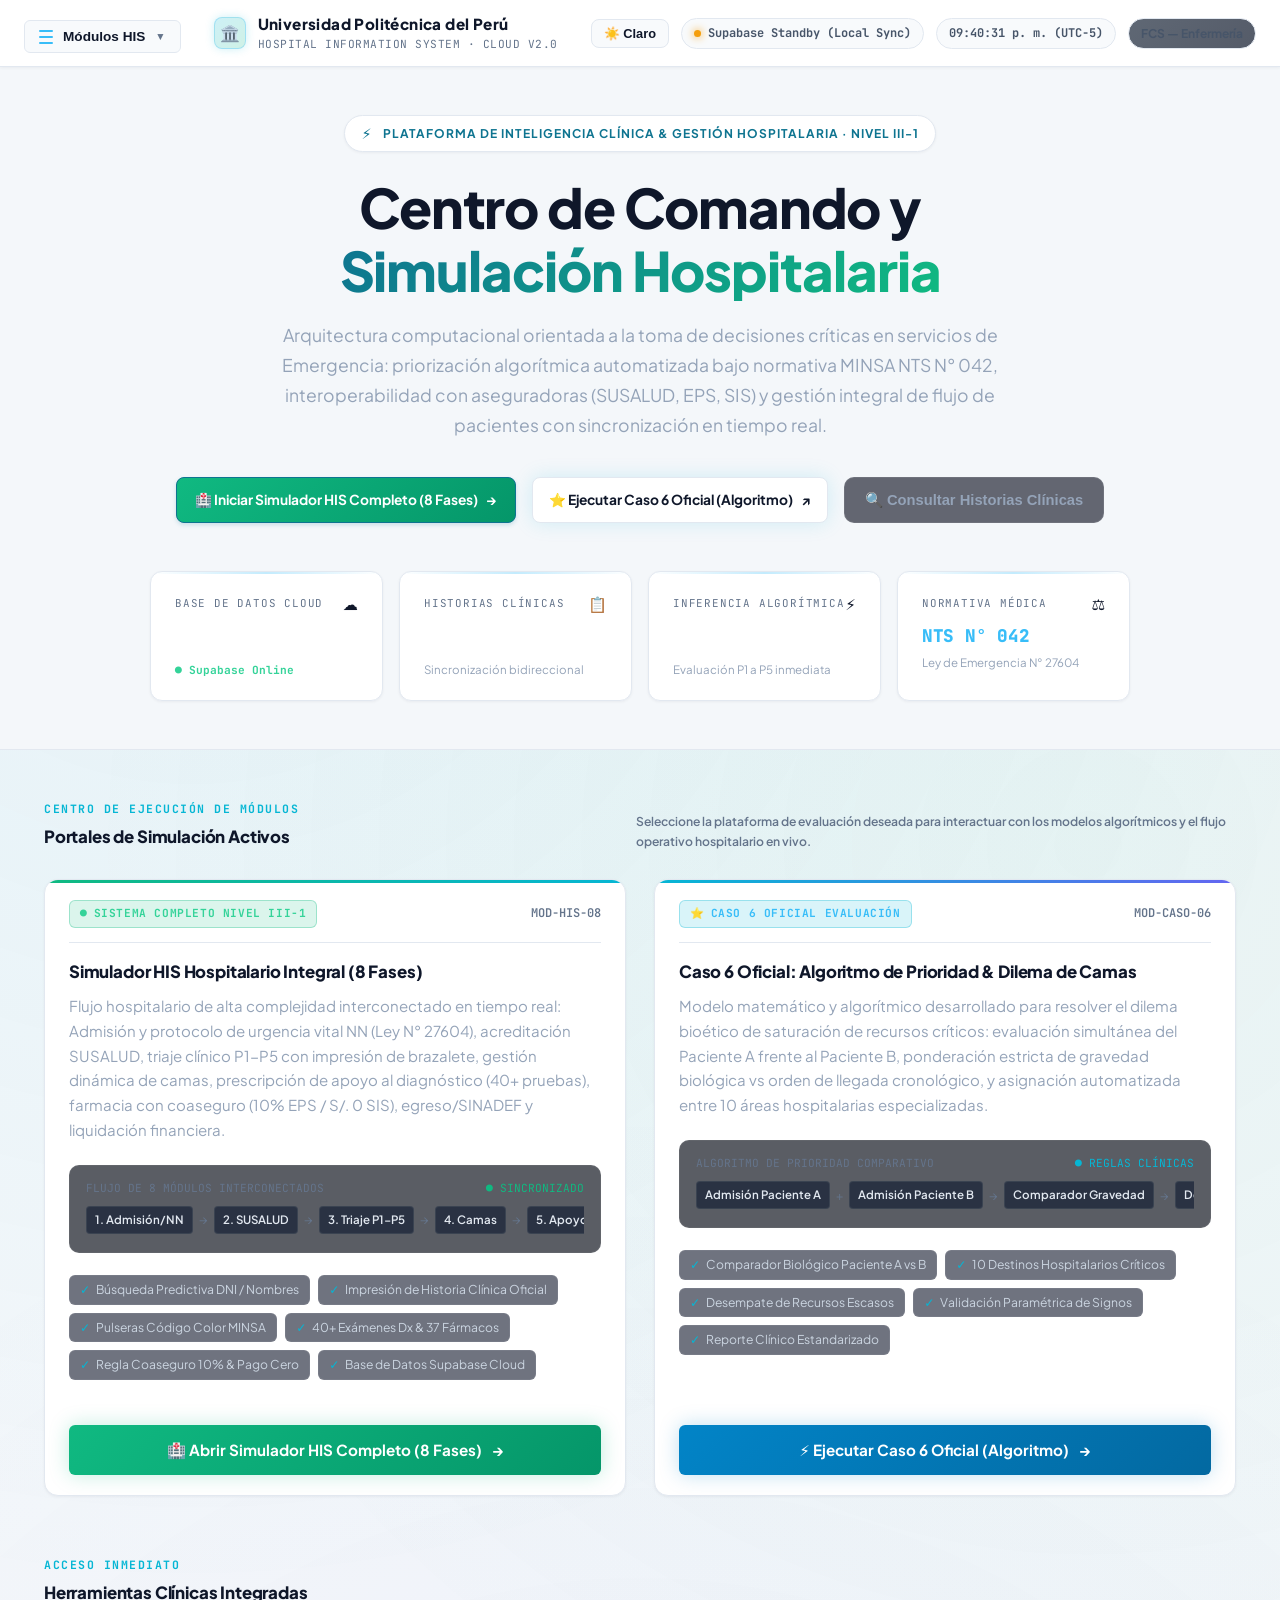
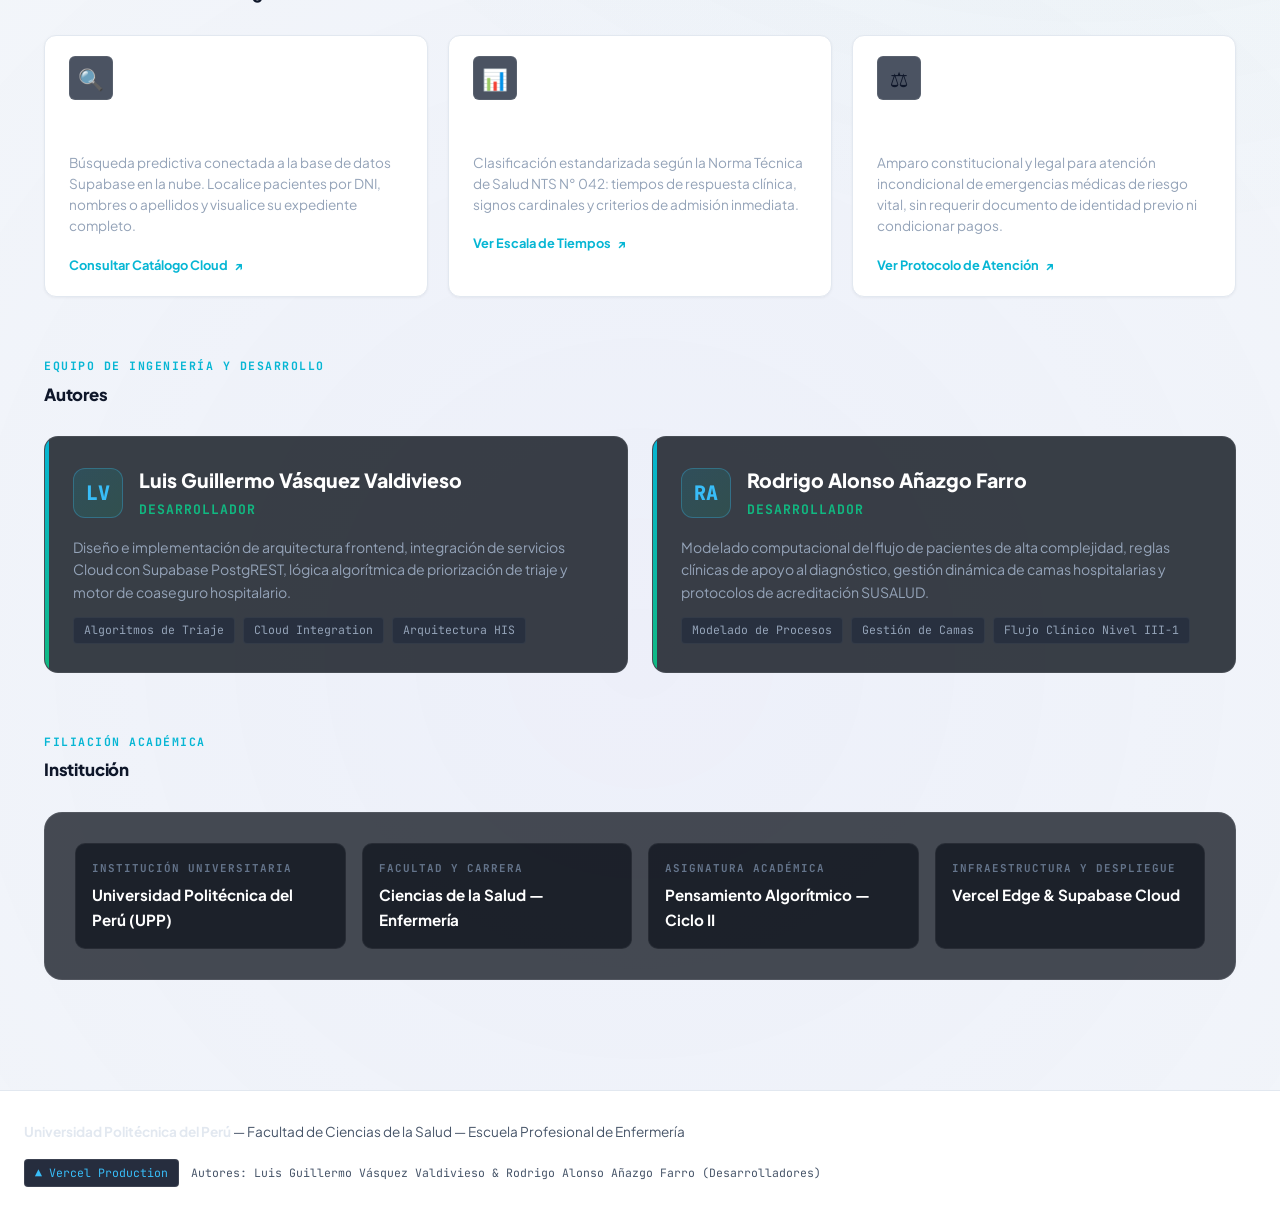
<file: index.html>
<!DOCTYPE html>
<html lang="es">
<head>
  <meta charset="UTF-8">
  <meta name="viewport" content="width=device-width, initial-scale=1.0">
  <title>Portal Clínico & Algoritmos Hospitalarios — Universidad Politécnica del Perú</title>
  <link rel="stylesheet" href="landing.css">
  <link rel="stylesheet" href="design_system.css">
  <link rel="icon" href="data:image/svg+xml,<svg xmlns=%22http://www.w3.org/2000/svg%22 viewBox=%220 0 100 100%22><text y=%22.9em%22 font-size=%2290%22>🏥</text></svg>">
</head>
<body>

  <!-- ========================================================================
       BARRA DE NAVEGACIÓN CON TELEMETRÍA EN VIVO Y BRANDING UPP
       ======================================================================== -->
  <header class="tech-navbar">
    <div class="nav-inner">
      
      <!-- ESQUINA IZQUIERDA: MENÚ DE MÓDULOS -->
      <div class="dropdown-wrapper">
        <button type="button" class="dropdown-trigger-btn" id="dropdownTrigger" aria-expanded="false" aria-haspopup="true">
          <div class="menu-bars">
            <span></span>
            <span></span>
            <span></span>
          </div>
          <span>Módulos HIS</span>
          <span class="dropdown-arrow">▼</span>
        </button>

        <!-- MENÚ FLOTANTE DESPLEGABLE -->
        <nav class="dropdown-menu" id="dropdownMenu" aria-label="Menú principal de proyectos">
          <div class="menu-section-title">Sistemas Principales</div>
          
          <!-- ITEM 1: SIMULADOR HIS COMPLETO (8 MÓDULOS) -->
          <a href="triaje_full.html" class="menu-item featured-full">
            <span>🏥 Simulador HIS Completo (8 Fases)</span>
            <span class="menu-badge badge-emerald">Cloud</span>
          </a>

          <!-- ITEM 2: CASO PILOTO OFICIAL (3 MÓDULOS) -->
          <a href="triaje.html" class="menu-item featured-caso6" style="margin-top:4px;">
            <span>⭐ Caso 6 Oficial — Algoritmo Triaje</span>
            <span class="menu-badge badge-cyan">Demo</span>
          </a>

          <!-- ITEM 3: UNIDAD DE FACTURACIÓN POST-ESTABILIZACIÓN (D.S. 016-2002-SA) -->
          <a href="facturacion.html" class="menu-item" style="margin-top:4px;">
            <span>🧾 Portal de Facturación &amp; Liquidación de Seguros</span>
            <span class="menu-badge" style="background:#0284c7; color:#fff;">TEDEF</span>
          </a>

          <!-- ITEM 4: ENTORNO DE SIMULACIÓN Y SANDBOX (CASOS CLÍNICOS Y ACCIDENTE MASIVO) -->
          <a href="simulacion.html" class="menu-item" style="margin-top:4px;">
            <span>🧪 Entorno de Simulación &amp; Sandbox Clínico</span>
            <span class="menu-badge" style="background:#7c3aed; color:#fff;">Pruebas</span>
          </a>

          <div class="menu-separator"></div>
          <div class="menu-section-title">Navegación Rápida</div>
          <a href="#sistemas" class="menu-item">
            <span>Portales de Simulación</span>
          </a>
          <a href="#telemetria" class="menu-item">
            <span>Telemetría en Vivo</span>
          </a>
          <a href="#herramientas" class="menu-item">
            <span>Herramientas Clínicas</span>
          </a>
          <a href="#autores" class="menu-item">
            <span>Desarrolladores</span>
          </a>
          <a href="#institucion" class="menu-item">
            <span>Marco Institucional</span>
          </a>
        </nav>
      </div>

      <!-- CENTRO: BRANDING INSTITUCIONAL UPP -->
      <a href="index.html" class="nav-brand-group">
        <div class="brand-icon-shield">🏛️</div>
        <div class="brand-text-col">
          <span class="nav-brand-title">Universidad Politécnica del Perú</span>
          <span class="nav-brand-sub">HOSPITAL INFORMATION SYSTEM · CLOUD V2.0</span>
        </div>
      </a>

      <!-- DERECHA: TELEMETRÍA EN VIVO & RELOJ UTC-5 -->
      <div class="nav-telemetry-cluster">
        <button type="button" class="btn-theme-toggle" id="btn_toggle_dark_mode" title="Cambiar tema">☀️ Claro</button>
        
        <div class="telemetry-pill">
          <span class="telemetry-pulse-dot" id="supabaseDot"></span>
          <span id="supabasePillText">Conectando Supabase...</span>
        </div>
        <div class="clock-pill" id="liveNavClock">--:--:-- (UTC-5)</div>
        <span class="upp-pill">FCS — Enfermería</span>
      </div>

    </div>
  </header>

  <!-- ========================================================================
       HERO COMMAND CENTER (PORTAL TECNOLÓGICO Y ACCESO INMEDIATO)
       ======================================================================== -->
  <section class="hero-section">
    <div class="hero-content">
      <div class="hero-tag">
        <span class="hero-tag-icon">⚡</span>
        <span>PLATAFORMA DE INTELIGENCIA CLÍNICA & GESTIÓN HOSPITALARIA · NIVEL III-1</span>
      </div>
      
      <h1 class="hero-title">
        Centro de Comando y <span class="hero-title-highlight">Simulación Hospitalaria</span>
      </h1>
      
      <p class="hero-desc">
        Arquitectura computacional orientada a la toma de decisiones críticas en servicios de Emergencia: priorización algorítmica automatizada bajo normativa MINSA NTS N° 042, interoperabilidad con aseguradoras (SUSALUD, EPS, SIS) y gestión integral de flujo de pacientes con sincronización en tiempo real.
      </p>
      
      <div class="hero-actions">
        <!-- BOTÓN PRINCIPAL 1: SIMULADOR HIS COMPLETO -->
        <a href="triaje_full.html" class="btn-launch-primary">
          <span>🏥 Iniciar Simulador HIS Completo (8 Fases)</span>
          <span>→</span>
        </a>

        <!-- BOTÓN PRINCIPAL 2: CASO 6 OFICIAL -->
        <a href="triaje.html" class="btn-launch-secondary">
          <span>⭐ Ejecutar Caso 6 Oficial (Algoritmo)</span>
          <span>↗</span>
        </a>

        <!-- BOTÓN INTERACTIVO: CONSULTA RÁPIDA DE HC -->
        <button type="button" class="btn-launch-ghost" id="btnOpenHcSearch">
          <span>🔍 Consultar Historias Clínicas</span>
        </button>
      </div>

      <!-- STRIP DE TELEMETRÍA EN TIEMPO REAL (4 KPI WIDGETS) -->
      <div class="telemetry-grid" id="telemetria">
        
        <!-- WIDGET 1: ESTADO SUPABASE -->
        <div class="kpi-card">
          <div class="kpi-header">
            <span class="kpi-label">Base de Datos Cloud</span>
            <span class="kpi-icon">☁️</span>
          </div>
          <div class="kpi-value">
            <span id="kpiLatency">-- ms</span>
          </div>
          <div class="kpi-subtext">
            <span class="status-active-tag">● Supabase Online</span>
          </div>
        </div>

        <!-- WIDGET 2: HISTORIAS CLÍNICAS REGISTRADAS -->
        <div class="kpi-card">
          <div class="kpi-header">
            <span class="kpi-label">Historias Clínicas</span>
            <span class="kpi-icon">📋</span>
          </div>
          <div class="kpi-value" id="kpiHcCount">
            7+ Reg.
          </div>
          <div class="kpi-subtext">
            Sincronización bidireccional
          </div>
        </div>

        <!-- WIDGET 3: MOTOR DE DECISIÓN CLÍNICA -->
        <div class="kpi-card">
          <div class="kpi-header">
            <span class="kpi-label">Inferencia Algorítmica</span>
            <span class="kpi-icon">⚡</span>
          </div>
          <div class="kpi-value">
            &lt; 1.2 ms
          </div>
          <div class="kpi-subtext">
            Evaluación P1 a P5 inmediata
          </div>
        </div>

        <!-- WIDGET 4: MARCO NORMATIVO -->
        <div class="kpi-card">
          <div class="kpi-header">
            <span class="kpi-label">Normativa Médica</span>
            <span class="kpi-icon">⚖️</span>
          </div>
          <div class="kpi-value" style="font-size: 1.1rem; color: #38bdf8;">
            NTS N° 042
          </div>
          <div class="kpi-subtext">
            Ley de Emergencia N° 27604
          </div>
        </div>

      </div>

    </div>
  </section>

  <!-- ========================================================================
       CUERPO PRINCIPAL — PORTALES DE SIMULACIÓN Y HERRAMIENTAS
       ======================================================================== -->
  <main class="main-wrapper">

    <!-- SECCIÓN: SISTEMAS ACTIVOS (LOS 2 GRANDES PORTALES OPERATIVOS) -->
    <section id="sistemas">
      <div class="section-header">
        <div>
          <span class="section-caption">Centro de Ejecución de Módulos</span>
          <h2 class="section-title">Portales de Simulación Activos</h2>
        </div>
        <p class="section-desc">
          Seleccione la plataforma de evaluación deseada para interactuar con los modelos algorítmicos y el flujo operativo hospitalario en vivo.
        </p>
      </div>

      <div class="systems-grid">

        <!-- ====================================================================
             PORTAL 1: SIMULADOR HIS HOSPITALARIO COMPLETO (8 FASES NIVEL III-1)
             ==================================================================== -->
        <article class="system-portal-card system-card-full">
          <div>
            <div class="portal-card-header">
              <span class="portal-badge portal-badge-full">
                <span>●</span> Sistema Completo Nivel III-1
              </span>
              <span class="portal-code-tag">MOD-HIS-08</span>
            </div>

            <h3 class="portal-title">Simulador HIS Hospitalario Integral (8 Fases)</h3>
            
            <p class="portal-desc">
              Flujo hospitalario de alta complejidad interconectado en tiempo real: Admisión y protocolo de urgencia vital NN (Ley N° 27604), acreditación SUSALUD, triaje clínico P1-P5 con impresión de brazalete, gestión dinámica de camas, prescripción de apoyo al diagnóstico (40+ pruebas), farmacia con coaseguro (10% EPS / S/. 0 SIS), egreso/SINADEF y liquidación financiera.
            </p>

            <!-- PIPELINE DE FASES VISUAL -->
            <div class="pipeline-steps-wrap">
              <div class="pipeline-title">
                <span>Flujo de 8 Módulos Interconectados</span>
                <span style="color: var(--accent-emerald);">● Sincronizado</span>
              </div>
              <div class="pipeline-flow">
                <span class="pipeline-node">1. Admisión/NN</span>
                <span class="pipeline-arrow">→</span>
                <span class="pipeline-node">2. SUSALUD</span>
                <span class="pipeline-arrow">→</span>
                <span class="pipeline-node">3. Triaje P1-P5</span>
                <span class="pipeline-arrow">→</span>
                <span class="pipeline-node">4. Camas</span>
                <span class="pipeline-arrow">→</span>
                <span class="pipeline-node">5. Apoyo Dx</span>
                <span class="pipeline-arrow">→</span>
                <span class="pipeline-node">6. Farmacia</span>
                <span class="pipeline-arrow">→</span>
                <span class="pipeline-node">7. Ruta/Alta</span>
                <span class="pipeline-arrow">→</span>
                <span class="pipeline-node">8. Facturación</span>
              </div>
            </div>

            <!-- CHIPS DE CARACTERÍSTICAS -->
            <div class="portal-features-list">
              <span class="feature-pill"><span>✓</span> Búsqueda Predictiva DNI / Nombres</span>
              <span class="feature-pill"><span>✓</span> Impresión de Historia Clínica Oficial</span>
              <span class="feature-pill"><span>✓</span> Pulseras Código Color MINSA</span>
              <span class="feature-pill"><span>✓</span> 40+ Exámenes Dx & 37 Fármacos</span>
              <span class="feature-pill"><span>✓</span> Regla Coaseguro 10% & Pago Cero</span>
              <span class="feature-pill"><span>✓</span> Base de Datos Supabase Cloud</span>
            </div>
          </div>

          <div class="portal-action-row">
            <a href="triaje_full.html" class="btn-card-launch btn-card-emerald">
              <span>🏥 Abrir Simulador HIS Completo (8 Fases)</span>
              <span>→</span>
            </a>
          </div>
        </article>

        <!-- ====================================================================
             PORTAL 2: CASO 6 OFICIAL (ALGORITMO COMPARATIVO DE TRIAJE)
             ==================================================================== -->
        <article class="system-portal-card system-card-caso6">
          <div>
            <div class="portal-card-header">
              <span class="portal-badge portal-badge-caso6">
                <span>⭐</span> Caso 6 Oficial Evaluación
              </span>
              <span class="portal-code-tag">MOD-CASO-06</span>
            </div>

            <h3 class="portal-title">Caso 6 Oficial: Algoritmo de Prioridad & Dilema de Camas</h3>
            
            <p class="portal-desc">
              Modelo matemático y algorítmico desarrollado para resolver el dilema bioético de saturación de recursos críticos: evaluación simultánea del Paciente A frente al Paciente B, ponderación estricta de gravedad biológica vs orden de llegada cronológico, y asignación automatizada entre 10 áreas hospitalarias especializadas.
            </p>

            <!-- PIPELINE COMPARATIVO -->
            <div class="pipeline-steps-wrap">
              <div class="pipeline-title">
                <span>Algoritmo de Prioridad Comparativo</span>
                <span style="color: var(--accent-cyan);">● Reglas Clínicas</span>
              </div>
              <div class="pipeline-flow">
                <span class="pipeline-node">Admisión Paciente A</span>
                <span class="pipeline-arrow">+</span>
                <span class="pipeline-node">Admisión Paciente B</span>
                <span class="pipeline-arrow">→</span>
                <span class="pipeline-node">Comparador Gravedad</span>
                <span class="pipeline-arrow">→</span>
                <span class="pipeline-node">Desempate Hora</span>
                <span class="pipeline-arrow">→</span>
                <span class="pipeline-node">10 Destinos</span>
              </div>
            </div>

            <!-- CHIPS DE CARACTERÍSTICAS -->
            <div class="portal-features-list">
              <span class="feature-pill"><span>✓</span> Comparador Biológico Paciente A vs B</span>
              <span class="feature-pill"><span>✓</span> 10 Destinos Hospitalarios Críticos</span>
              <span class="feature-pill"><span>✓</span> Desempate de Recursos Escasos</span>
              <span class="feature-pill"><span>✓</span> Validación Paramétrica de Signos</span>
              <span class="feature-pill"><span>✓</span> Reporte Clínico Estandarizado</span>
            </div>
          </div>

          <div class="portal-action-row">
            <a href="triaje.html" class="btn-card-launch btn-card-cyan">
              <span>⚡ Ejecutar Caso 6 Oficial (Algoritmo)</span>
              <span>→</span>
            </a>
          </div>
        </article>

      </div>
    </section>

    <!-- ========================================================================
       SECCIÓN: HERRAMIENTAS & TELEMETRÍA CLÍNICA RÁPIDA
       ======================================================================== -->
    <section id="herramientas">
      <div class="section-header">
        <div>
          <span class="section-caption">Acceso Inmediato</span>
          <h2 class="section-title">Herramientas Clínicas Integradas</h2>
        </div>
      </div>

      <div class="tools-grid">
        
        <!-- CARD HERRAMIENTA 1: BUSCADOR HISTORIAS CLÍNICAS -->
        <article class="tool-card" id="btnOpenHcSearch2" onclick="document.getElementById('modalHcSearch').classList.add('show')">
          <div class="tool-icon-box">🔍</div>
          <h3 class="tool-title">Consulta de Historias Clínicas</h3>
          <p class="tool-desc">
            Búsqueda predictiva conectada a la base de datos Supabase en la nube. Localice pacientes por DNI, nombres o apellidos y visualice su expediente completo.
          </p>
          <div class="tool-action-link">
            <span>Consultar Catálogo Cloud</span>
            <span>↗</span>
          </div>
        </article>

        <!-- CARD HERRAMIENTA 2: MATRIZ MINSA -->
        <article class="tool-card" id="btnOpenMinsaMatrix">
          <div class="tool-icon-box">📊</div>
          <h3 class="tool-title">Matriz de Prioridades MINSA I-V</h3>
          <p class="tool-desc">
            Clasificación estandarizada según la Norma Técnica de Salud NTS N° 042: tiempos de respuesta clínica, signos cardinales y criterios de admisión inmediata.
          </p>
          <div class="tool-action-link">
            <span>Ver Escala de Tiempos</span>
            <span>↗</span>
          </div>
        </article>

        <!-- CARD HERRAMIENTA 3: PROTOCOLO LEY 27604 -->
        <article class="tool-card" onclick="alert('Protocolo Ley N° 27604: Toda persona en situación de emergencia vital o parto tiene derecho incondicional a ser atendida en cualquier establecimiento de salud del país, público o privado, sin condicionamiento de pago previo ni documento de identidad.')">
          <div class="tool-icon-box">⚖️</div>
          <h3 class="tool-title">Protocolo Paciente NN & Ley 27604</h3>
          <p class="tool-desc">
            Amparo constitucional y legal para atención incondicional de emergencias médicas de riesgo vital, sin requerir documento de identidad previo ni condicionar pagos.
          </p>
          <div class="tool-action-link">
            <span>Ver Protocolo de Atención</span>
            <span>↗</span>
          </div>
        </article>

      </div>
    </section>

    <!-- ========================================================================
       SECCIÓN: AUTORES (DESARROLLADORES ESTRICTOS)
       ======================================================================== -->
    <section id="autores">
      <div class="section-header">
        <div>
          <span class="section-caption">Equipo de Ingeniería y Desarrollo</span>
          <h2 class="section-title">Autores</h2>
        </div>
      </div>

      <div class="authors-grid">
        
        <!-- AUTOR 1: LUIS GUILLERMO VÁSQUEZ VALDIVIESO -->
        <article class="author-card-tech">
          <div class="author-header-group">
            <div class="author-avatar-tech">LV</div>
            <div>
              <h3 class="author-name">Luis Guillermo Vásquez Valdivieso</h3>
              <p class="author-role-only">Desarrollador</p>
            </div>
          </div>
          <p style="font-size: 0.88rem; color: var(--text-secondary); line-height: 1.6;">
            Diseño e implementación de arquitectura frontend, integración de servicios Cloud con Supabase PostgREST, lógica algorítmica de priorización de triaje y motor de coaseguro hospitalario.
          </p>
          <div class="author-badges-list">
            <span class="author-pill">Algoritmos de Triaje</span>
            <span class="author-pill">Cloud Integration</span>
            <span class="author-pill">Arquitectura HIS</span>
          </div>
        </article>

        <!-- AUTOR 2: RODRIGO ALONSO AÑAZGO FARRO -->
        <article class="author-card-tech">
          <div class="author-header-group">
            <div class="author-avatar-tech">RA</div>
            <div>
              <h3 class="author-name">Rodrigo Alonso Añazgo Farro</h3>
              <p class="author-role-only">Desarrollador</p>
            </div>
          </div>
          <p style="font-size: 0.88rem; color: var(--text-secondary); line-height: 1.6;">
            Modelado computacional del flujo de pacientes de alta complejidad, reglas clínicas de apoyo al diagnóstico, gestión dinámica de camas hospitalarias y protocolos de acreditación SUSALUD.
          </p>
          <div class="author-badges-list">
            <span class="author-pill">Modelado de Procesos</span>
            <span class="author-pill">Gestión de Camas</span>
            <span class="author-pill">Flujo Clínico Nivel III-1</span>
          </div>
        </article>

      </div>
    </section>

    <!-- ========================================================================
       SECCIÓN: INSTITUCIÓN Y MARCO ACADÉMICO
       ======================================================================== -->
    <section id="institucion">
      <div class="section-header">
        <div>
          <span class="section-caption">Filiación Académica</span>
          <h2 class="section-title">Institución</h2>
        </div>
      </div>

      <div class="institution-card">
        <div class="institution-grid">
          <div class="institution-box">
            <div class="inst-label">Institución Universitaria</div>
            <div class="inst-value">Universidad Politécnica del Perú (UPP)</div>
          </div>
          <div class="institution-box">
            <div class="inst-label">Facultad y Carrera</div>
            <div class="inst-value">Ciencias de la Salud — Enfermería</div>
          </div>
          <div class="institution-box">
            <div class="inst-label">Asignatura Académica</div>
            <div class="inst-value">Pensamiento Algorítmico — Ciclo II</div>
          </div>
          <div class="institution-box">
            <div class="inst-label">Infraestructura y Despliegue</div>
            <div class="inst-value">Vercel Edge & Supabase Cloud</div>
          </div>
        </div>
      </div>
    </section>

  </main>

  <!-- ========================================================================
       MODAL: BUSCADOR RÁPIDO DE HISTORIAS CLÍNICAS (SUPABASE CLOUD)
       ======================================================================== -->
  <div class="tech-modal-overlay" id="modalHcSearch">
    <div class="tech-modal-dialog">
      <div class="modal-header">
        <div class="modal-title-group">
          <span style="font-size: 1.4rem;">🔍</span>
          <div>
            <div class="modal-title">Buscador Rápido de Historias Clínicas</div>
            <div style="font-size: 0.72rem; color: var(--accent-sky); font-family: var(--font-mono);">
              Sincronizado en tiempo real con Supabase Cloud PostgREST
            </div>
          </div>
        </div>
        <button type="button" class="btn-modal-close" id="btnCloseHcSearch">&times;</button>
      </div>
      <div class="modal-body">
        <div class="search-input-box">
          <span style="font-size: 1.1rem; color: var(--text-muted);">🔎</span>
          <input type="text" id="inputSearchModal" placeholder="Ingrese DNI, historia clínica, apellidos o nombres..." autocomplete="off">
        </div>
        <div class="search-results-list" id="modalSearchResults">
          <!-- Resultados dinámicos inyectados por JS -->
        </div>
      </div>
    </div>
  </div>

  <!-- ========================================================================
       MODAL: MATRIZ DE PRIORIDADES MINSA (NTS N° 042)
       ======================================================================== -->
  <div class="tech-modal-overlay" id="modalMinsaMatrix">
    <div class="tech-modal-dialog">
      <div class="modal-header">
        <div class="modal-title-group">
          <span style="font-size: 1.4rem;">📊</span>
          <div>
            <div class="modal-title">Matriz de Priorización de Emergencias MINSA</div>
            <div style="font-size: 0.72rem; color: var(--accent-sky); font-family: var(--font-mono);">
              Norma Técnica de Salud NTS N° 042-MINSA / DGSP-V.01
            </div>
          </div>
        </div>
        <button type="button" class="btn-modal-close" id="btnCloseMinsaMatrix">&times;</button>
      </div>
      <div class="modal-body">
        <div class="minsa-priority-tabs">
          <button type="button" class="minsa-tab-btn active" data-p="1">Prioridad I (0 min)</button>
          <button type="button" class="minsa-tab-btn" data-p="2">Prioridad II (&lt;10 min)</button>
          <button type="button" class="minsa-tab-btn" data-p="3">Prioridad III (&lt;30 min)</button>
          <button type="button" class="minsa-tab-btn" data-p="4">Prioridad IV (&lt;60 min)</button>
          <button type="button" class="minsa-tab-btn" data-p="5">Prioridad V (&lt;120 min)</button>
        </div>
        <div class="minsa-content-box" id="minsaTabContent">
          <div style="margin-bottom: 12px; display: flex; align-items: center; justify-content: space-between; flex-wrap: wrap; gap: 8px;">
            <strong style="font-size: 1.1rem; color: #ffffff;">Prioridad I — Resucitación (Rojo)</strong>
            <span style="font-family: var(--font-mono); font-size: 0.78rem; background: rgba(239, 68, 68, 0.2); color: #f87171; border: 1px solid rgba(239, 68, 68, 0.4); padding: 4px 10px; border-radius: 4px;">⏱️ Atención Inmediata (0 minutos)</span>
          </div>
          <div style="font-size: 0.9rem; color: var(--text-secondary); margin-bottom: 12px;">
            <strong style="color: #cbd5e1;">Criterios Clínicos:</strong> Paro cardiorrespiratorio, politraumatismo severo, shock hipovolémico o séptico, insuficiencia respiratoria aguda catastrófica, coma profundo (Glasgow &lt; 8), hemorragia exanguinante.
          </div>
          <div style="font-size: 0.88rem; color: var(--accent-emerald);">
            <strong style="color: #cbd5e1;">Área Destino:</strong> Unidad de Shock Trauma / Reanimación Inmediata.
          </div>
        </div>
      </div>
    </div>
  </div>

  <!-- ========================================================================
       FOOTER TECNOLÓGICO INSTITUCIONAL
       ======================================================================== -->
  <footer class="tech-footer">
    <div class="footer-inner">
      <div>
        <strong>Universidad Politécnica del Perú</strong> — Facultad de Ciencias de la Salud — Escuela Profesional de Enfermería
      </div>
      <div class="footer-tech-meta">
        <span class="footer-badge-deploy">▲ Vercel Production</span>
        <span>Autores: Luis Guillermo Vásquez Valdivieso & Rodrigo Alonso Añazgo Farro (Desarrolladores)</span>
      </div>
    </div>
  </footer>

  <script src="landing.js"></script>
  <script>
    (function() {
      const tema = localStorage.getItem("upp_tema_ui") || "light";
      if (tema === "dark") {
        document.documentElement.setAttribute("data-theme", "dark");
        if (document.body) document.body.setAttribute("data-theme", "dark");
      }
      window.addEventListener("DOMContentLoaded", function() {
        const btn = document.getElementById("btn_toggle_dark_mode");
        if (btn) {
          const isDark = document.documentElement.getAttribute("data-theme") === "dark";
          btn.innerHTML = isDark ? "🌙 Oscuro" : "☀️ Claro";
          btn.onclick = function() {
            const currentDark = document.documentElement.getAttribute("data-theme") === "dark";
            const nuevo = currentDark ? "light" : "dark";
            if (nuevo === "dark") {
              document.documentElement.setAttribute("data-theme", "dark");
              document.body.setAttribute("data-theme", "dark");
              btn.innerHTML = "🌙 Oscuro";
            } else {
              document.documentElement.removeAttribute("data-theme");
              document.body.removeAttribute("data-theme");
              btn.innerHTML = "☀️ Claro";
            }
            localStorage.setItem("upp_tema_ui", nuevo);
          };
        }
      });
    })();
  </script>
</body>
</html>
</file>
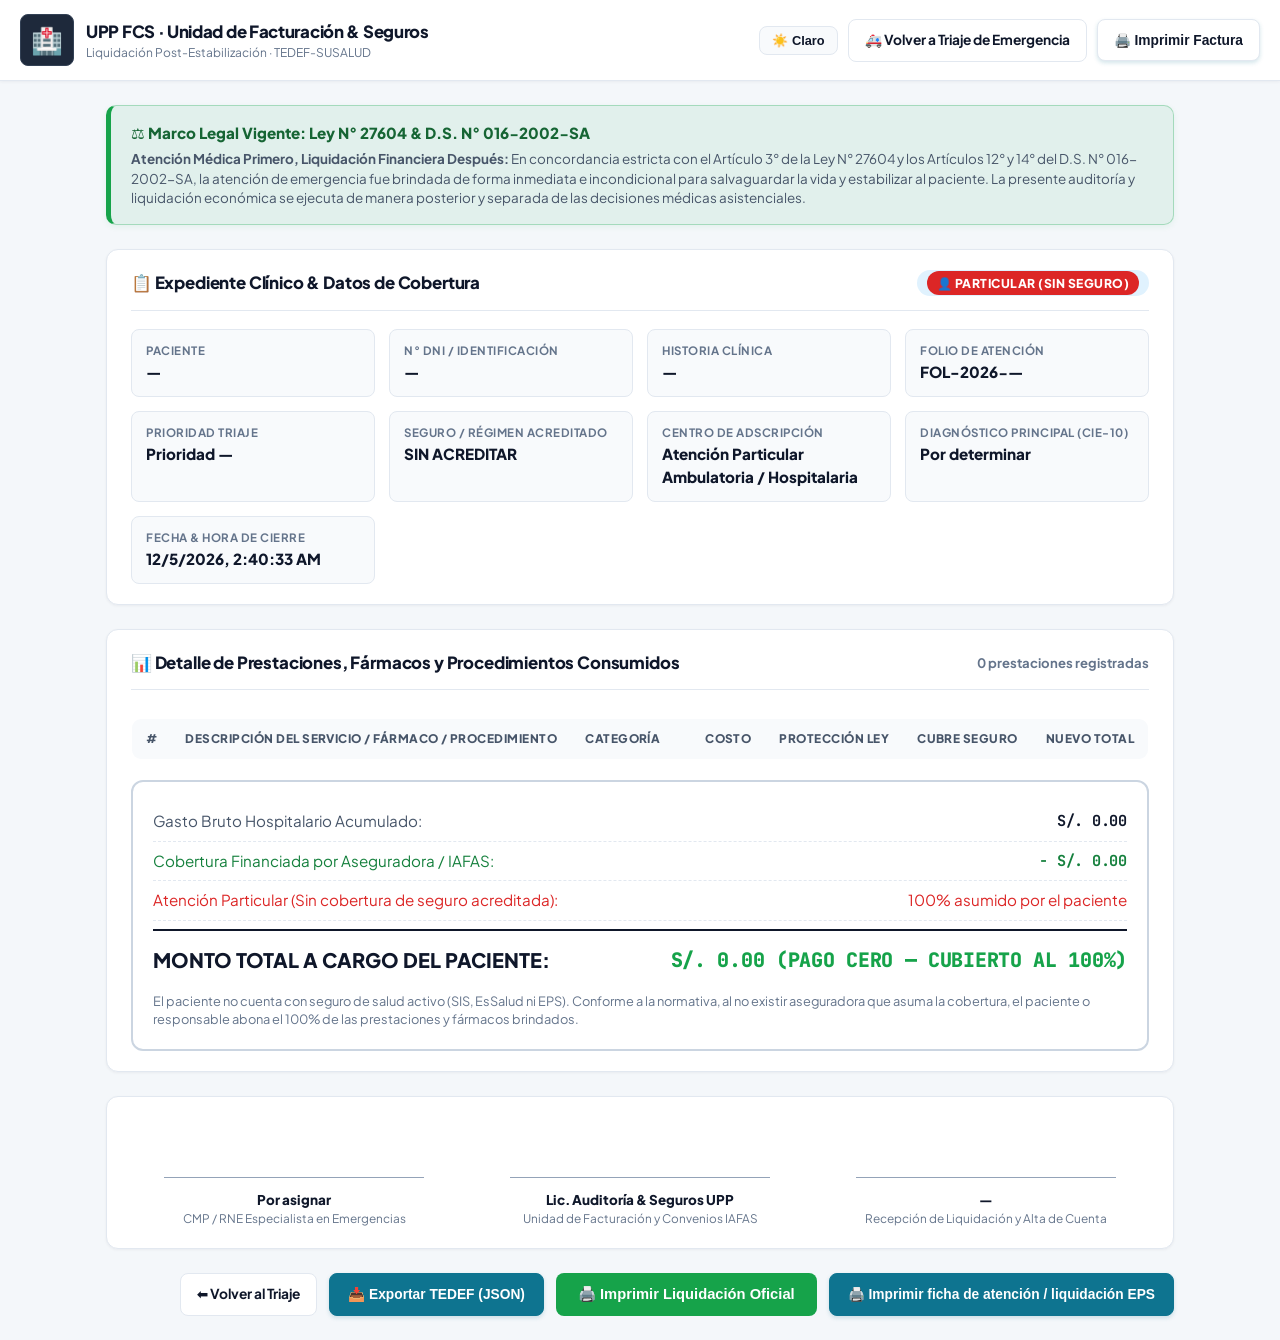
<file: facturacion.html>
<!DOCTYPE html>
<html lang="es">
<head>
  <meta charset="UTF-8">
  <meta name="viewport" content="width=device-width, initial-scale=1.0">
  <title>Portal de Facturación Hospitalaria, Liquidación de Seguros & Auditoría TEDEF | UPP</title>
  <link rel="icon" href="data:image/svg+xml,<svg xmlns=%22http://www.w3.org/2000/svg%22 viewBox=%220 0 100 100%22><text y=%22.9em%22 font-size=%2290%22>🧾</text></svg>">
  <style>
    :root {
      --primary: #0f172a;
      --primary-light: #1e293b;
      --accent: #0284c7;
      --accent-hover: #0369a1;
      --success: #16a34a;
      --warning: #ca8a04;
      --danger: #dc2626;
      --bg: #f8fafc;
      --card-bg: #ffffff;
      --border: #e2e8f0;
      --text-main: #0f172a;
      --text-muted: #64748b;
    }
    * { box-sizing: border-box; margin: 0; padding: 0; }
    body {
      font-family: ui-sans-serif, system-ui, -apple-system, BlinkMacSystemFont, "Segoe UI", Roboto, "Helvetica Neue", Arial, sans-serif;
      background: var(--bg);
      color: var(--text-main);
      line-height: 1.5;
      padding-bottom: 60px;
    }

    /* TOP NAVBAR */
    .top-nav {
      background: var(--primary);
      color: #ffffff;
      padding: 14px 20px;
      display: flex;
      justify-content: space-between;
      align-items: center;
      position: sticky;
      top: 0;
      z-index: 1000;
      box-shadow: 0 4px 12px rgba(0,0,0,0.15);
    }
    .nav-brand {
      display: flex;
      align-items: center;
      gap: 12px;
      text-decoration: none;
      color: #ffffff;
    }
    .nav-brand-icon {
      font-size: 1.6rem;
      background: #1e293b;
      padding: 6px 10px;
      border-radius: 8px;
      border: 1px solid #334155;
    }
    .nav-brand-title {
      font-size: 1.05rem;
      font-weight: 800;
      letter-spacing: -0.3px;
    }
    .nav-brand-sub {
      font-size: 0.75rem;
      color: #94a3b8;
    }
    .nav-actions {
      display: flex;
      align-items: center;
      gap: 10px;
    }
    .btn-nav {
      background: #1e293b;
      color: #f8fafc;
      border: 1px solid #334155;
      padding: 8px 14px;
      border-radius: 8px;
      font-size: 0.84rem;
      font-weight: 700;
      text-decoration: none;
      display: inline-flex;
      align-items: center;
      gap: 6px;
      transition: all 0.2s ease;
      cursor: pointer;
    }
    .btn-nav:hover {
      background: #334155;
      border-color: #475569;
    }
    .btn-nav-primary {
      background: #0284c7;
      border-color: #0284c7;
    }
    .btn-nav-primary:hover {
      background: #0369a1;
    }

    /* CONTAINER */
    .container {
      max-width: 1100px;
      margin: 24px auto;
      padding: 0 16px;
    }

    /* LEGAL BANNER */
    .legal-alert {
      background: #f0fdf4;
      border: 1.5px solid #86efac;
      border-left: 6px solid #16a34a;
      border-radius: 10px;
      padding: 16px 20px;
      margin-bottom: 24px;
      box-shadow: 0 2px 6px rgba(22, 163, 74, 0.08);
    }
    .legal-alert-header {
      display: flex;
      align-items: center;
      gap: 8px;
      color: #166534;
      font-weight: 800;
      font-size: 0.95rem;
      margin-bottom: 4px;
    }
    .legal-alert-text {
      font-size: 0.84rem;
      color: #14532d;
      line-height: 1.45;
    }

    /* CARDS */
    .card {
      background: var(--card-bg);
      border: 1px solid var(--border);
      border-radius: 12px;
      padding: 22px;
      margin-bottom: 24px;
      box-shadow: 0 2px 8px rgba(0,0,0,0.04);
    }
    .card-header {
      display: flex;
      justify-content: space-between;
      align-items: center;
      padding-bottom: 14px;
      margin-bottom: 16px;
      border-bottom: 1px solid var(--border);
      flex-wrap: wrap;
      gap: 10px;
    }
    .card-title {
      font-size: 1.05rem;
      font-weight: 800;
      color: var(--primary);
      display: flex;
      align-items: center;
      gap: 8px;
    }
    .card-badge {
      font-size: 0.76rem;
      font-weight: 800;
      padding: 4px 10px;
      border-radius: 9999px;
      text-transform: uppercase;
      letter-spacing: 0.5px;
    }

    /* PATIENT DEMO GRID */
    .demo-grid {
      display: grid;
      grid-template-columns: repeat(auto-fit, minmax(220px, 1fr));
      gap: 14px;
    }
    .demo-item {
      background: #f8fafc;
      padding: 12px 14px;
      border-radius: 8px;
      border: 1px solid #e2e8f0;
    }
    .demo-label {
      font-size: 0.72rem;
      font-weight: 700;
      color: var(--text-muted);
      text-transform: uppercase;
      letter-spacing: 0.5px;
      margin-bottom: 2px;
    }
    .demo-value {
      font-size: 0.96rem;
      font-weight: 800;
      color: var(--primary);
    }

    /* TABLE */
    .table-responsive {
      width: 100%;
      overflow-x: auto;
      -webkit-overflow-scrolling: touch;
      margin-top: 10px;
    }
    table.invoice-table {
      width: 100%;
      border-collapse: collapse;
      text-align: left;
      font-size: 0.88rem;
    }
    table.invoice-table th {
      background: #f1f5f9;
      color: #334155;
      font-weight: 800;
      padding: 10px 12px;
      border-bottom: 2px solid #cbd5e1;
      white-space: nowrap;
    }
    table.invoice-table td {
      padding: 12px;
      border-bottom: 1px solid #e2e8f0;
      color: #1e293b;
    }
    table.invoice-table tr:hover {
      background: #f8fafc;
    }
    .cat-badge {
      display: inline-block;
      padding: 3px 8px;
      border-radius: 6px;
      font-size: 0.72rem;
      font-weight: 800;
      text-transform: uppercase;
    }
    .cat-farmacia { background: #e0f2fe; color: #0369a1; }
    .cat-laboratorio { background: #fef3c7; color: #92400e; }
    .cat-imagenes { background: #ede9fe; color: #5b21b6; }
    .cat-procedimientos { background: #fee2e2; color: #991b1b; }
    .cat-estancia { background: #dcfce7; color: #166534; }
    .cat-consulta { background: #f1f5f9; color: #475569; }

    /* SUMMARY LIQUIDATION */
    .liq-summary-box {
      background: #ffffff;
      border: 2px solid #cbd5e1;
      border-radius: 12px;
      padding: 20px;
      margin-top: 20px;
    }
    .liq-row {
      display: flex;
      justify-content: space-between;
      align-items: center;
      padding: 8px 0;
      font-size: 0.95rem;
      border-bottom: 1px dashed #e2e8f0;
    }
    .liq-row.total-row {
      border-bottom: none;
      border-top: 2px solid #0f172a;
      margin-top: 8px;
      padding-top: 14px;
      font-size: 1.25rem;
      font-weight: 900;
      color: #0f172a;
    }

    /* ACTIONS BAR */
    .actions-bar {
      display: flex;
      gap: 12px;
      justify-content: flex-end;
      flex-wrap: wrap;
      margin-top: 24px;
    }
    .btn-act {
      padding: 12px 22px;
      border-radius: 8px;
      font-size: 0.92rem;
      font-weight: 800;
      cursor: pointer;
      display: inline-flex;
      align-items: center;
      gap: 8px;
      border: none;
      transition: all 0.2s ease;
    }
    .btn-act-primary {
      background: var(--accent);
      color: #ffffff;
    }
    .btn-act-primary:hover {
      background: var(--accent-hover);
    }
    .btn-act-success {
      background: var(--success);
      color: #ffffff;
    }
    .btn-act-success:hover {
      background: #15803d;
    }
    .btn-act-outline {
      background: #ffffff;
      border: 1.5px solid #cbd5e1;
      color: #334155;
    }
    .btn-act-outline:hover {
      background: #f1f5f9;
      border-color: #94a3b8;
    }

    /* SOAT SPECIAL METER */
    .soat-meter-box {
      background: #fff7ed;
      border: 1.5px solid #fdba74;
      border-radius: 10px;
      padding: 16px;
      margin-top: 16px;
    }
    .soat-progress-track {
      background: #fed7aa;
      height: 14px;
      border-radius: 9999px;
      overflow: hidden;
      margin: 8px 0;
    }
    .soat-progress-fill {
      background: #ea580c;
      height: 100%;
      width: 0%;
      transition: width 0.4s ease;
    }

    /* PRINT STYLES */
    @media print {
      body { background: #ffffff; padding: 0; }
      .top-nav, .actions-bar, .no-print { display: none !important; }
      .container { max-width: 100%; margin: 0; padding: 0; }
      .card { border: 1px solid #000; box-shadow: none; margin-bottom: 16px; page-break-inside: avoid; }
      .legal-alert { border: 1px solid #000; }
    }

    /* RESPONSIVE MOBILE OPTIMIZATIONS */
    @media (max-width: 768px) {
      .top-nav { flex-direction: column; align-items: flex-start; gap: 12px; padding: 12px 16px; }
      .nav-actions { width: 100%; justify-content: space-between; }
      .btn-nav { font-size: 0.78rem; padding: 8px 10px; }
      .demo-grid { grid-template-columns: 1fr; gap: 8px; }
      .actions-bar { flex-direction: column; }
      .btn-act { width: 100%; justify-content: center; }
      .card { padding: 16px; }
    }
  </style>
  <link rel="stylesheet" href="design_system.css">
</head>
<body>

  <!-- NAVEGACIÓN SUPERIOR INSTITUCIONAL -->
  <header class="top-nav">
    <a href="triaje_full.html" class="nav-brand">
      <div class="nav-brand-icon">🏥</div>
      <div>
        <div class="nav-brand-title">UPP FCS · Unidad de Facturación & Seguros</div>
        <div class="nav-brand-sub">Liquidación Post-Estabilización · TEDEF-SUSALUD</div>
      </div>
    </a>
    <div class="nav-actions">
      <button type="button" class="btn-theme-toggle" id="btn_toggle_dark_mode" title="Cambiar tema">☀️ Claro</button>
      <a href="javascript:void(0)" onclick="if(window.opener){window.close();}else{window.location.href='triaje.html';}" class="btn-nav">
        🚑 Volver a Triaje de Emergencia
      </a>
      <button type="button" class="btn-nav btn-nav-primary" onclick="window.print()">
        🖨️ Imprimir Factura
      </button>
    </div>
  </header>

  <main class="container">

    <!-- SUSTENTO LEGAL OBLIGATORIO: LEY N° 27604 Y D.S. N° 016-2002-SA -->
    <section class="legal-alert">
      <div class="legal-alert-header">
        <span>⚖️ Marco Legal Vigente: Ley N° 27604 &amp; D.S. N° 016-2002-SA</span>
      </div>
      <p class="legal-alert-text">
        <strong>Atención Médica Primero, Liquidación Financiera Después:</strong> En concordancia estricta con el Artículo 3° de la Ley N° 27604 y los Artículos 12° y 14° del D.S. N° 016-2002-SA, la atención de emergencia fue brindada de forma inmediata e incondicional para salvaguardar la vida y estabilizar al paciente. La presente auditoría y liquidación económica se ejecuta de manera posterior y separada de las decisiones médicas asistenciales.
      </p>
    </section>

    <!-- FICHA DEL PACIENTE Y EXPEDIENTE ASISTENCIAL -->
    <section class="card">
      <div class="card-header">
        <h2 class="card-title">
          <span>📋 Expediente Clínico &amp; Datos de Cobertura</span>
        </h2>
        <span id="badge_seguro_header" class="card-badge" style="background:#e0f2fe; color:#0369a1;">
          Cargando seguro...
        </span>
      </div>

      <div class="demo-grid">
        <div class="demo-item">
          <div class="demo-label">Paciente</div>
          <div class="demo-value" id="disp_nombre">—</div>
        </div>
        <div class="demo-item">
          <div class="demo-label">N° DNI / Identificación</div>
          <div class="demo-value" id="disp_dni">—</div>
        </div>
        <div class="demo-item">
          <div class="demo-label">Historia Clínica</div>
          <div class="demo-value" id="disp_hc">—</div>
        </div>
        <div class="demo-item">
          <div class="demo-label">Folio de Atención</div>
          <div class="demo-value" id="disp_folio">—</div>
        </div>
        <div class="demo-item">
          <div class="demo-label">Prioridad Triaje</div>
          <div class="demo-value" id="disp_prioridad">—</div>
        </div>
        <div class="demo-item">
          <div class="demo-label">Seguro / Régimen Acreditado</div>
          <div class="demo-value" id="disp_regimen">—</div>
        </div>
        <div class="demo-item">
          <div class="demo-label">Centro de Adscripción</div>
          <div class="demo-value" id="disp_establecimiento">—</div>
        </div>
        <div class="demo-item">
          <div class="demo-label">Diagnóstico Principal (CIE-10)</div>
          <div class="demo-value" id="disp_cie10">—</div>
        </div>
        <div class="demo-item">
          <div class="demo-label">Fecha &amp; Hora de Cierre</div>
          <div class="demo-value" id="disp_fecha">—</div>
        </div>
      </div>
    </section>

    <!-- DETALLE DE GASTOS Y AUDITORÍA ASISTENCIAL -->
    <section class="card">
      <div class="card-header">
        <h2 class="card-title">
          <span>📊 Detalle de Prestaciones, Fármacos y Procedimientos Consumidos</span>
        </h2>
        <span id="disp_items_count" style="font-size:0.82rem; color:var(--text-muted); font-weight:700;">
          0 prestaciones registradas
        </span>
      </div>

      <div class="table-responsive">
        <table class="invoice-table">
          <thead>
            <tr>
              <th style="width:40px;">#</th>
              <th>Descripción del Servicio / Fármaco / Procedimiento</th>
              <th style="width:140px;">Categoría</th>
              <th style="width:100px; text-align:right;">Costo</th>
              <th style="width:120px; text-align:center;">Protección Ley</th>
              <th style="width:115px; text-align:right;">Cubre Seguro</th>
              <th style="width:115px; text-align:right;">Nuevo Total</th>
            </tr>
          </thead>
          <tbody id="invoice_tbody">
            <tr>
              <td colspan="7" style="text-align:center; padding:24px; color:#94a3b8;">
                Cargando prestaciones hospitalarias del paciente...
              </td>
            </tr>
          </tbody>
          <tfoot id="invoice_tfoot"></tfoot>
        </table>
      </div>

      <!-- MEDIDOR SOAT (SI ES ACCIDENTE DE TRÁNSITO) -->
      <div id="soat_box" class="soat-meter-box" style="display:none;">
        <div style="display:flex; justify-content:space-between; align-items:center; font-weight:800; font-size:0.9rem; color:#9a3412;">
          <span>🚗 Cobertura SOAT (D.S. N° 024-2002-MTC · Tope 5 UIT = S/. 27,500.00)</span>
          <span id="soat_saldo_txt">Saldo: S/. 27,500.00</span>
        </div>
        <div class="soat-progress-track">
          <div id="soat_bar" class="soat-progress-fill"></div>
        </div>
        <div style="display:flex; justify-content:space-between; font-size:0.78rem; color:#c2410c;">
          <span>Consumo actual: <strong id="soat_consumo_txt">S/. 0.00</strong></span>
          <span id="soat_poliza_info">Póliza: Registrada en APESEG</span>
        </div>
      </div>

      <!-- RESUMEN DE LIQUIDACIÓN Y CONDICIONES DE SEGURO -->
      <div class="liq-summary-box">
        <div class="liq-row">
          <span style="color:#475569;">Gasto Bruto Hospitalario Acumulado:</span>
          <strong id="liq_subtotal_bruto">S/. 0.00</strong>
        </div>

        <div class="liq-row" id="liq_row_cobertura" style="color:#15803d;">
          <span>Cobertura Financiada por Aseguradora / IAFAS:</span>
          <strong id="liq_cobertura_monto">- S/. 0.00</strong>
        </div>

        <!-- CONDICIÓN CLÍNICA PRIVADA EPS: SOLO SI ES URGENCIA (NO EMERGENCIA) -->
        <div class="liq-row" id="liq_row_copago_eps" style="display:none; color:#b45309;">
          <span>Copago Fijo de Urgencia (Clínica Privada EPS - No Emergencia):</span>
          <strong id="liq_copago_eps_val">+ S/. 0.00</strong>
        </div>
        <div class="liq-row" id="liq_row_coaseguro_meds" style="display:none; color:#b45309;">
          <span id="liq_coaseguro_lbl">Coaseguro según Plan EPS (No Emergencia):</span>
          <strong id="liq_coaseguro_meds_val">+ S/. 0.00</strong>
        </div>

        <!-- CONDICIÓN PARTICULAR: PAGA EL 100% -->
        <div class="liq-row" id="liq_row_particular" style="display:none; color:#dc2626;">
          <span>Atención Particular (Sin cobertura de seguro acreditada):</span>
          <span>100% asumido por el paciente</span>
        </div>

        <div class="liq-row total-row">
          <span id="liq_total_label">MONTO TOTAL A CARGO DEL PACIENTE:</span>
          <span id="liq_total_paciente" style="color:#16a34a;">S/. 0.00 (PAGO CERO)</span>
        </div>

        <div id="liq_explicacion_legal" style="margin-top:10px; font-size:0.8rem; color:#64748b; line-height:1.4;">
          <!-- Explicación de la condición aplicada -->
        </div>
      </div>
    </section>

    <!-- FIRMAS Y AUTORIZACIÓN DE AUDITORÍA -->
    <section class="card" style="margin-bottom:0;">
      <div style="display:grid; grid-template-columns:repeat(auto-fit, minmax(240px, 1fr)); gap:20px; text-align:center; padding-top:20px;">
        <div>
          <div style="border-top:1.5px solid #94a3b8; width:80%; margin:40px auto 6px; padding-top:6px;"></div>
          <div style="font-size:0.84rem; font-weight:800; color:#0f172a;" id="firmante_medico">Dr. Médico Asistente de Turno</div>
          <div style="font-size:0.74rem; color:#64748b;">CMP / RNE Especialista en Emergencias</div>
        </div>
        <div>
          <div style="border-top:1.5px solid #94a3b8; width:80%; margin:40px auto 6px; padding-top:6px;"></div>
          <div style="font-size:0.84rem; font-weight:800; color:#0f172a;">Lic. Auditoría &amp; Seguros UPP</div>
          <div style="font-size:0.74rem; color:#64748b;">Unidad de Facturación y Convenios IAFAS</div>
        </div>
        <div>
          <div style="border-top:1.5px solid #94a3b8; width:80%; margin:40px auto 6px; padding-top:6px;"></div>
          <div style="font-size:0.84rem; font-weight:800; color:#0f172a;" id="firmante_paciente">Firma del Paciente / Acompañante</div>
          <div style="font-size:0.74rem; color:#64748b;">Recepción de Liquidación y Alta de Cuenta</div>
        </div>
      </div>
    </section>

    <!-- BARRA DE ACCIONES INFERIOR -->
    <section class="actions-bar no-print">
      <a href="javascript:void(0)" onclick="if(window.opener){window.close();}else{window.location.href='triaje.html';}" class="btn-act btn-act-outline">
        ⬅ Volver al Triaje
      </a>
      <button type="button" class="btn-act btn-act-primary" onclick="descargarJsonLiquidacion()">
        📥 Exportar TEDEF (JSON)
      </button>
      <button type="button" class="btn-act btn-act-success" onclick="window.print()">
        🖨️ Imprimir Liquidación Oficial
      </button>
      <button type="button" id="btn_imprimir_fua_essi_facturacion" class="btn-act btn-act-primary" onclick="imprimirDocumentoAseguradorFacturacion()">
        🖨️ Imprimir ficha de atención / liquidación EPS
      </button>
    </section>

  </main>

  <!-- SCRIPT DE AUDITORÍA Y SINCRONIZACIÓN -->
  <script>
    function imprimirDocumentoAseguradorFacturacion() {
      let exp = {};
      try { exp = JSON.parse(localStorage.getItem("EXPEDIENTE_FACTURACION_ACTUAL") || "{}"); } catch(e) {}
      const seg = String(exp.tipoSeguro || "").toLowerCase();
      const esEssalud = exp.tipoIpressPublica === "ESSALUD" || seg.includes("essalud");
      const esSIS = /\bsis\b|\bminsa\b/i.test(seg);
      const esPrivado = Boolean(exp.liquidacionAuditada?.esEpsPrivado || exp.entornoOperativo === "privado" || /eps|pac[ií]fico|r[ií]mac|mapfre|sanitas|particular/i.test(seg));
      const titulo = esEssalud
        ? "HOJA DE ATENCIÓN DE EMERGENCIA — SISTEMA ESSI (EsSalud)"
        : esSIS
          ? "FORMATO ÚNICO DE ATENCIÓN — FUA (SIS)"
          : esPrivado
            ? "FICHA DE ATENCIÓN Y LIQUIDACIÓN EPS — DOCUMENTO INTERNO"
            : "COMPROBANTE DE ATENCIÓN PARTICULAR";
      const norma = esEssalud ? "Registro asistencial EsSalud" : esSIS ? "Registro de prestaciones del SIS" : "Formato interno de soporte; adjuntar el formato exigido por el contrato y la IAFAS";
      const nroDoc = esEssalud ? (exp.nroEssi || "ESSI-2026-000001") : esSIS ? (exp.nroFua || exp.numerFua || "FUA-2026-000001") : (exp.nroDocumentoAsegurador || exp.folio || exp.ticket || "Por asignar");
      const items = Array.isArray(exp.items_factura) ? exp.items_factura : [];
      const liquidacion = exp.liquidacionAuditada || {};
      const filasItems = items.map((it, i) => `<tr><td>${i + 1}</td><td>${it.servicio || it.nombre || "Prestación"}</td><td>${it.categoria || "Servicio"}</td><td style="text-align:right">S/ ${(Number(it.costo) || 0).toFixed(2)}</td></tr>`).join("");
      const w = window.open("", "_blank");
      if (!w) { alert("Permita las ventanas emergentes para imprimir."); return; }
      w.document.write(`
        <html><head><title>${titulo} - ${nroDoc}</title>
        <style>body{font-family:Arial,sans-serif;padding:24px;font-size:12px;color:#0f172a;}.box{border:1px solid #475569;padding:10px;margin-bottom:10px;}</style>
        </head><body>
          <h2>${titulo}</h2>
          <p><strong>${norma}</strong> · N° Documento: <strong>${nroDoc}</strong></p>
          <div class="box">
            <strong>Paciente:</strong> ${exp.nombreReniec || exp.identificador || "—"} | <strong>DNI:</strong> ${exp.numDni || "—"} | <strong>HC:</strong> ${exp.historiaClinica || "—"}<br>
            <strong>Seguro / Plan:</strong> ${exp.tipoSeguro || "—"} · ${exp.padronSusalud?.privado?.plan_salud || exp.planPrivado || "—"} | <strong>Prioridad:</strong> ${exp.prioridad || "—"}<br>
            <strong>Diagnóstico CIE-10:</strong> ${exp.cie10 || "—"} | <strong>Fecha:</strong> ${exp.fecha || new Date().toLocaleDateString("es-PE")}
          </div>
          <table style="width:100%;border-collapse:collapse;margin-top:12px"><thead><tr style="background:#e2e8f0"><th style="border:1px solid #94a3b8;padding:6px">#</th><th style="border:1px solid #94a3b8;padding:6px">Prestación / medicamento</th><th style="border:1px solid #94a3b8;padding:6px">Tipo</th><th style="border:1px solid #94a3b8;padding:6px;text-align:right">Importe</th></tr></thead><tbody>${filasItems || '<tr><td colspan="4" style="border:1px solid #94a3b8;padding:8px;text-align:center">Sin prestaciones registradas</td></tr>'}</tbody></table>
          <div class="box" style="margin-top:12px"><strong>Resumen de liquidación:</strong><br>Bruto: S/ ${(Number(liquidacion.totalBruto) || 0).toFixed(2)} · Cobertura estimada: S/ ${(Number(liquidacion.coberturaSeguro) || 0).toFixed(2)} · Aporte paciente: S/ ${(Number(liquidacion.totalPaciente) || 0).toFixed(2)}<br><strong>Este documento es un soporte interno y no reemplaza la autorización, formato de reclamo o comprobante tributario que exija la IAFAS/EPS o el contrato.</strong></div>
          <div style="margin-top:36px;display:flex;justify-content:space-between;text-align:center;">
            <div style="border-top:1px solid #000;width:220px;padding-top:4px;">${(exp.medicoTratante && !String(exp.medicoTratante).toLowerCase().includes("por asignar")) ? `Médico Tratante (${exp.medicoTratante})` : "Médico Tratante (Firma y Sello)"}</div>
            <div style="border-top:1px solid #000;width:220px;padding-top:4px;">Asegurado / Apoderado</div>
          </div>
        </body></html>
      `);
      w.document.close();
      w.print();
    }

    // Recuperar datos consolidados del expediente
    function cargarExpedienteFacturacion() {
      // 1. Obtener parámetros de URL
      const urlParams = new URLSearchParams(window.location.search);
      const dniParam = urlParams.get("dni");
      const hcParam = urlParams.get("hc");
      const prioParam = urlParams.get("prio");

      // 2. Intentar cargar el expediente consolidado en tiempo real desde LocalStorage
      let expActual = null;
      try { expActual = JSON.parse(localStorage.getItem("EXPEDIENTE_FACTURACION_ACTUAL") || "null"); } catch(e){}

      let master = {};
      try { master = JSON.parse(localStorage.getItem("UPP_PACIENTES_MASTER") || "{}"); } catch(e){}

      let episodio = null;
      try { episodio = JSON.parse(localStorage.getItem("UPP_EPISODIO_ACTUAL") || "null"); } catch(e){}

      // Si se especificó un DNI en URL y difiere del actual pero existe en master
      if (dniParam && master[dniParam] && master[dniParam].ultimo_episodio) {
        episodio = master[dniParam].ultimo_episodio;
      }

      // Valores iniciales reales (sin datos inventados)
      let nombreActual = "—";
      let dniActual = "—";
      let hcActual = "—";
      let seguroActual = "Sin acreditar";
      let prioridadActual = "—";
      let esAccidente = false;
      let esFuga = false;
      let esSinSoat = false;
      let medicoTratante = "Por asignar";
      let facturaItems = [];

      // A) Sincronización desde EXPEDIENTE_FACTURACION_ACTUAL (Prioridad máxima)
      if (expActual && (!dniParam || !expActual.numDni || expActual.numDni === dniParam || !master[dniParam])) {
        nombreActual = expActual.nombreReniec || expActual.identificador || "Paciente en Atención";
        dniActual = expActual.numDni || (expActual.identificador ? expActual.identificador.replace(/\D/g, "") : "") || "44418504";
        hcActual = expActual.historiaClinica || `HC-2026-${dniActual.slice(-4)}`;
        prioridadActual = (expActual.prioridad || prioParam || "I").toString().replace("P-", "");
        seguroActual = expActual.tipoSeguro || (expActual.tipoOrigenEvento === "soat" ? "SOAT/CAT — Accidente de tránsito" : "Pendiente de acreditar");
        esAccidente = Boolean(expActual.esAccidenteTransito || expActual.tipoOrigenEvento === "soat" || seguroActual.toLowerCase().includes("soat"));
        esFuga = Boolean(expActual.soatVehiculoFuga || expActual.eventoFugaTransversal || expActual.soatOpcion === "fuga" || expActual.soatOpcion === "sin_placa");
        esSinSoat = expActual.soatOpcion === "sin_soat";
        medicoTratante = expActual.medicoTratante || expActual.medico || "Dr. Médico Asistente de Turno (CMP 0001)";
        if (Array.isArray(expActual.items_factura) && expActual.items_factura.length > 0) {
          facturaItems = expActual.items_factura;
        }
      } else if (episodio) {
        // B) Sincronización desde Episodio guardado
        if (episodio.nombre_completo) nombreActual = episodio.nombre_completo;
        if (episodio.identificador) dniActual = episodio.identificador.replace(/\D/g, "") || episodio.identificador;
        if (episodio.historia_clinica) hcActual = episodio.historia_clinica;
        if (episodio.tipo_seguro) seguroActual = episodio.tipo_seguro;
        if (episodio.prioridad) prioridadActual = episodio.prioridad.replace("P-", "");
        if (episodio.medico_tratante) medicoTratante = episodio.medico_tratante;
        esAccidente = Boolean(seguroActual.toLowerCase().includes("soat"));
        if (Array.isArray(episodio.items_factura) && episodio.items_factura.length > 0) {
          facturaItems = episodio.items_factura;
        }
      } else {
        // C) Sincronización de llaves directas de LocalStorage
        nombreActual = localStorage.getItem("UPP_PACIENTE_NOMBRE") || nombreActual;
        dniActual = localStorage.getItem("UPP_PACIENTE_DNI") || dniActual;
        hcActual = localStorage.getItem("UPP_PACIENTE_HC") || hcActual;
        prioridadActual = localStorage.getItem("UPP_PRIORIDAD") || prioParam || prioridadActual;
        seguroActual = localStorage.getItem("UPP_TIPO_SEGURO") || seguroActual;
        esAccidente = localStorage.getItem("UPP_ES_SOAT") === "true";
        esFuga = localStorage.getItem("UPP_SOAT_FUGA") === "true";
        try { facturaItems = JSON.parse(localStorage.getItem("UPP_ITEMS_FACTURA") || "[]"); } catch(e){}
      }

      // D) No autogenerar ni inventar cargos si aún no existen prestaciones registradas
      if (false && (!facturaItems || facturaItems.length === 0)) {
        const p = prioridadActual.toUpperCase();
        if (p === "I" || p === "1") {
          facturaItems = [
            { servicio: "Evaluación y Triaje Crítico de Emergencia (Nivel III-1 / ESI-1)", costo: 30, categoria: "Triaje", timestamp: "00:01:00" },
            { servicio: "Atención de Reanimación y Soporte Vital en Shock Trauma", costo: 250, categoria: "Procedimientos", timestamp: "00:03:00" },
            { servicio: "Monitoreo Multiparámetro Invasivo Continuo", costo: 80, categoria: "Procedimientos", timestamp: "00:05:00" },
            { servicio: "Cloruro de Sodio 0.9% 1000 mL EV a chorro + Venoclisis", costo: 25, categoria: "Farmacia", timestamp: "00:08:00" },
            { servicio: "Fentanilo 0.5mg/10ml Ampolla EV (Analgesia Mayor)", costo: 25, categoria: "Farmacia", timestamp: "00:10:00" },
            { servicio: "Cama Especializada Shock Trauma ST-01 (Día/Cama)", costo: 350, categoria: "Hospitalización", timestamp: "00:15:00" }
          ];
        } else if (p === "II" || p === "2") {
          facturaItems = [
            { servicio: "Evaluación de Triaje de Emergencia (Nivel III-1 / ESI-2)", costo: 30, categoria: "Triaje", timestamp: "00:05:00" },
            { servicio: "Electrocardiograma (EKG) de 12 Derivaciones", costo: 40, categoria: "Procedimientos", timestamp: "00:10:00" },
            { servicio: "Monitoreo Continuo No Invasivo de Signos Vitales", costo: 25, categoria: "Procedimientos", timestamp: "00:15:00" },
            { servicio: "Captopril 25 mg Comprimido Sublingual", costo: 15, categoria: "Farmacia", timestamp: "00:20:00" },
            { servicio: "Cloruro de Sodio 0.9% 1000 mL EV + Equipo de Infusión", costo: 25, categoria: "Farmacia", timestamp: "00:25:00" },
            { servicio: "Estancia en Cama de Observación de Emergencia OBS-01", costo: 150, categoria: "Hospitalización", timestamp: "00:30:00" }
          ];
        } else if (p === "III" || p === "3") {
          facturaItems = [
            { servicio: "Evaluación de Triaje Clínico (Nivel III-1 / ESI-3)", costo: 30, categoria: "Triaje", timestamp: "00:10:00" },
            { servicio: "Atención Médica de Urgencia en Tópico de Medicina", costo: 35, categoria: "Consulta", timestamp: "00:25:00" },
            { servicio: "Ketorolaco 30 mg Inyectable EV", costo: 25, categoria: "Farmacia", timestamp: "00:35:00" },
            { servicio: "Cloruro de Sodio 0.9% 1000 mL EV", costo: 25, categoria: "Farmacia", timestamp: "00:40:00" },
            { servicio: "Estancia en Cama de Observación de Emergencia OBS-02", costo: 150, categoria: "Hospitalización", timestamp: "00:45:00" }
          ];
        } else if (p === "IV" || p === "4") {
          facturaItems = [
            { servicio: "Evaluación de Triaje Clínico (Nivel III-1 / ESI-4)", costo: 30, categoria: "Triaje", timestamp: "00:15:00" },
            { servicio: "Consulta Médica Ambulatoria en Tópico de Urgencias", costo: 30, categoria: "Consulta", timestamp: "00:40:00" },
            { servicio: "Paracetamol 500 mg Tableta Oral", costo: 10, categoria: "Farmacia", timestamp: "00:45:00" }
          ];
        } else {
          facturaItems = [
            { servicio: "Evaluación de Triaje Descarte (Nivel III-1 / ESI-5)", costo: 30, categoria: "Triaje", timestamp: "00:20:00" },
            { servicio: "Curación de Herida Limpia y Retiro de Puntos", costo: 35, categoria: "Procedimientos", timestamp: "00:50:00" },
            { servicio: "Clorhexidina 2% Solución Antiséptica Tópica", costo: 15, categoria: "Farmacia", timestamp: "00:52:00" }
          ];
        }
      }

      const esNN = Boolean(
        (expActual && (expActual.esNN || expActual.padronSalud?.tipo_aseguramiento === "NN_EMERGENCIA")) ||
        (dniActual && (String(dniActual).toUpperCase() === "NN" || String(dniActual).toUpperCase() === "S/D" || String(dniActual).toUpperCase().startsWith("NN-"))) ||
        (nombreActual && String(nombreActual).toUpperCase().includes("PACIENTE NO IDENTIFICADO")) ||
        (seguroActual && String(seguroActual).toLowerCase().includes("no se sabe"))
      );
      if (esNN) {
        nombreActual = "No se sabe su nombre (Paciente No Identificado - NN)";
        seguroActual = "No se sabe qué seguro tiene (Sin seguro acreditado)";
      }

      // Desplegar datos filiatorios y clínicos exactos
      document.getElementById("disp_nombre").textContent = nombreActual;
      document.getElementById("disp_dni").textContent = dniActual;
      document.getElementById("disp_hc").textContent = hcActual;
      document.getElementById("disp_folio").textContent = episodio?.folio || `FOL-2026-${dniActual.slice(-4) || "8821"}`;
      document.getElementById("disp_prioridad").textContent = `Prioridad ${prioridadActual}`;
      document.getElementById("disp_regimen").textContent = seguroActual.toUpperCase();
      const cie10Actual = (expActual && (expActual.cie10 || (expActual.cie10Codigo ? `${expActual.cie10Codigo} — ${expActual.cie10Descripcion || ""}` : ""))) || (episodio && episodio.cie10) || "Por determinar";
      const elDispCie = document.getElementById("disp_cie10");
      if (elDispCie) elDispCie.textContent = cie10Actual;
      document.getElementById("disp_fecha").textContent = new Date().toLocaleString();

      const elFirmantePac = document.getElementById("firmante_paciente");
      if (elFirmantePac) elFirmantePac.textContent = nombreActual;
      const elFirmanteMed = document.getElementById("firmante_medico");
      if (elFirmanteMed) elFirmanteMed.textContent = medicoTratante;

      // Calcular liquidación según seguro y prioridad bajo Ley N° 27604
      const totalBruto = facturaItems.reduce((acc, i) => acc + (parseFloat(i.costo) || 0), 0);
      const subtotalFarmacia = facturaItems
        .filter(i => (i.categoria || "").toLowerCase().includes("farmacia"))
        .reduce((acc, i) => acc + (parseFloat(i.costo) || 0), 0);

      const esEmergencia = !esAccidente && (prioridadActual === "I" || prioridadActual === "II" || prioridadActual === "1" || prioridadActual === "2" || Boolean(expActual && expActual.ingresoDirectoCritico) || facturaItems.some(i => /shock trauma|quir[oó]fano|\bUCI\b|cuidados intensivos|URPA|reanimaci[oó]n/i.test(String(i.servicio || i.nombre || ""))));
      const seguroL = seguroActual.toLowerCase();

      let coberturaMonto = 0;
      let copagoEps = 0;
      let coaseguroFarmacia = 0;
      let totalPaciente = 0;
      let explicacion = "";
      let badgeHtml = "";
      let establecimiento = "Hospital Regional Docente UPP (Red Asistencial Pública)";

      const liqAudit = (expActual && expActual.liquidacionAuditada) ? expActual.liquidacionAuditada : null;

      if (liqAudit && typeof liqAudit.totalPaciente === "number") {
        coberturaMonto = Number(liqAudit.coberturaSeguro || 0);
        totalPaciente = Number(liqAudit.totalPaciente || 0);
        copagoEps = Number(liqAudit.copagoFijo || 0);
        const pctCoasAudit = Number(liqAudit.pctCoaseguro || 0);
        coaseguroFarmacia = Math.max(0, totalPaciente - copagoEps);
        const provisionalFonsat = liqAudit.estadoLiquidacion === "PENDIENTE_EVALUACION_FONSAT";
        const provisionalSoat = provisionalFonsat || liqAudit.estadoLiquidacion === "EXCEDENTE_SOAT_PENDIENTE_COORDINACION" || liqAudit.estadoLiquidacion === "SOAT_PENDIENTE_ACREDITACION";
        establecimiento = liqAudit.lugarAtencion || establecimiento;
        explicacion = liqAudit.motivoLiquidacion || "";
        if (provisionalSoat) {
          // Excedentes y cobertura no acreditada no son deuda firme del paciente.
          if (liqAudit.estadoLiquidacion !== "PENDIENTE_EVALUACION_FONSAT") totalPaciente = 0;
          document.getElementById("liq_total_label").textContent = provisionalFonsat ? "SALDO PROVISIONAL · EVALUACIÓN FONSAT PENDIENTE:" : "SALDO PROVISIONAL · COBERTURA/COORDINACIÓN PENDIENTE:";
          document.getElementById("liq_row_particular").style.display = "none";
          if (provisionalFonsat) explicacion += ` Monto sujeto a evaluación, hasta S/. ${Number(liqAudit.montoReclamableFonsat || 0).toFixed(2)}.`;
        }

        if (provisionalFonsat) {
          badgeHtml = `<span style="background:#a16207; color:#fff; padding:4px 10px; border-radius:9999px;">🚗 FONSAT · EVALUACIÓN PENDIENTE</span>`;
        } else if (provisionalSoat) {
          badgeHtml = `<span style="background:#a16207; color:#fff; padding:4px 10px; border-radius:9999px;">🚗 SOAT/CAT · LIQUIDACIÓN PROVISIONAL</span>`;
        } else if (esNN) {
          badgeHtml = `<span style="background:#dc2626; color:#fff; padding:4px 10px; border-radius:9999px;">⚠️ NN — NO SE SABE SU NOMBRE NI SU SEGURO</span>`;
          document.getElementById("liq_row_particular").style.display = "flex";
        } else if ((esAccidente || seguroL.includes("soat")) && !esSinSoat) {
          badgeHtml = `<span style="background:#ea580c; color:#fff; padding:4px 10px; border-radius:9999px;">🚗 ACCIDENTE DE TRÁNSITO${esFuga ? " · VEHÍCULO NO IDENTIFICADO / FUGA" : " (SOAT)"}</span>`;
          if (!esFuga) {
            const topeSoat = 27500;
            const cubiertoSoat = Math.min(totalBruto, topeSoat);
            document.getElementById("soat_box").style.display = "block";
            document.getElementById("soat_saldo_txt").textContent = `Saldo: S/. ${Math.max(0, topeSoat - cubiertoSoat).toFixed(2)}`;
            document.getElementById("soat_consumo_txt").textContent = `S/. ${cubiertoSoat.toFixed(2)}`;
            document.getElementById("soat_bar").style.width = `${Math.min(100, (cubiertoSoat / topeSoat) * 100)}%`;
          }
        } else if (liqAudit.esEpsPrivado) {
          badgeHtml = `<span style="background:#4f46e5; color:#fff; padding:4px 10px; border-radius:9999px;">🏢 CLÍNICA PRIVADA (${(seguroActual || "EPS").toUpperCase()})</span>`;
          if (!esEmergencia && pctCoasAudit < 100) {
            if (copagoEps > 0) {
              document.getElementById("liq_row_copago_eps").style.display = "flex";
              document.getElementById("liq_copago_eps_val").textContent = `+ S/. ${copagoEps.toFixed(2)}`;
            }
            if (coaseguroFarmacia > 0) {
              document.getElementById("liq_row_coaseguro_meds").style.display = "flex";
              const lblCoas = document.getElementById("liq_coaseguro_lbl");
              if (lblCoas) lblCoas.textContent = `Coaseguro (${pctCoasAudit.toFixed(0)}% según plan sobre farmacia y servicios):`;
              document.getElementById("liq_coaseguro_meds_val").textContent = `+ S/. ${coaseguroFarmacia.toFixed(2)}`;
            }
          } else if (pctCoasAudit === 100 && totalPaciente > 0) {
            document.getElementById("liq_row_particular").style.display = "flex";
          }
        } else if (/\bsis\b|\bminsa\b/i.test(seguroActual) && coberturaMonto > 0) {
          badgeHtml = `<span style="background:#15803d; color:#fff; padding:4px 10px; border-radius:9999px;">🏛️ SIS GRATUITO (MINSA)</span>`;
        } else if (seguroL.includes("essalud") && coberturaMonto > 0) {
          badgeHtml = `<span style="background:#0284c7; color:#fff; padding:4px 10px; border-radius:9999px;">🏥 ESSALUD (RED ASISTENCIAL)</span>`;
        } else {
          badgeHtml = `<span style="background:#dc2626; color:#fff; padding:4px 10px; border-radius:9999px;">👤 PARTICULAR (SIN COBERTURA)</span>`;
          if (totalPaciente > 0) document.getElementById("liq_row_particular").style.display = "flex";
        }
      } else if (esAccidente && (STATE.soatOpcion === "sin_soat" || esFuga || STATE.soatOpcion === "fuga")) {
        establecimiento = esFuga ? "Accidente de tránsito · Fondo SOAT/CAT" : "Accidente de tránsito · cobertura/responsable por verificar";
        badgeHtml = `<span style="background:#a16207;color:#fff;padding:4px 10px;border-radius:9999px;">🚗 ${esFuga ? "FONSAT · EVALUACIÓN PENDIENTE" : "COBERTURA SOAT/CAT POR VERIFICAR"}</span>`;
        document.getElementById("liq_total_label").textContent = "LIQUIDACIÓN PROVISIONAL · SIN DEUDA FINAL:";
        document.getElementById("liq_row_particular").style.display = "none";
        document.getElementById("soat_box").style.display = "none";
        coberturaMonto = 0;
        totalPaciente = 0;
        explicacion = esFuga
          ? "Caso pendiente de evaluación y reconocimiento FONSAT; se requiere documentación según procedimiento."
          : "Atención no condicionada. Identificar responsable y cobertura aplicable para regularización posterior.";
      } else if (esNN) {
        establecimiento = "Hospital Regional Docente UPP (Red Asistencial Pública)";
        badgeHtml = `<span style="background:#dc2626; color:#fff; padding:4px 10px; border-radius:9999px;">⚠️ NN — NO SE SABE SU NOMBRE NI SU SEGURO</span>`;
        coberturaMonto = 0;
        totalPaciente = totalBruto;
        document.getElementById("liq_row_particular").style.display = "flex";
        explicacion = `Paciente No Identificado (NN): al no conocerse su identidad ni acreditarse ningún seguro de salud (SIS, EsSalud ni EPS), la cuenta hospitalaria se liquida al 100% para gestión de cobro y recupero institucional.`;
      } else if ((esAccidente || seguroL.includes("soat")) && !esSinSoat) {
        // Régimen SOAT
        establecimiento = "Clínica Privada / Hospital - Red de Emergencias SOAT";
        badgeHtml = `<span style="background:#ea580c; color:#fff; padding:4px 10px; border-radius:9999px;">🚗 ACCIDENTE DE TRÁNSITO (SOAT)</span>`;
        const topeSoat = 27500;
        const cubiertoSoat = Math.min(totalBruto, topeSoat);
        coberturaMonto = cubiertoSoat;
        totalPaciente = 0;

        document.getElementById("soat_box").style.display = "block";
        const saldoSoat = Math.max(0, topeSoat - cubiertoSoat);
        document.getElementById("soat_saldo_txt").textContent = `Saldo: S/. ${saldoSoat.toFixed(2)}`;
        document.getElementById("soat_consumo_txt").textContent = `S/. ${cubiertoSoat.toFixed(2)}`;
        const pctSoat = Math.min(100, (cubiertoSoat / topeSoat) * 100);
        document.getElementById("soat_bar").style.width = `${pctSoat}%`;

        explicacion = totalBruto > topeSoat
          ? `Liquidación provisional: SOAT/CAT cubre hasta S/. ${topeSoat.toFixed(2)}; el excedente requiere coordinación y determinación de responsable/cobertura. No constituye deuda definitiva del paciente.`
          : `Accidente de tránsito sujeto a cobertura SOAT/CAT hasta 5 UIT. Cobertura provisional al 100% dentro del límite, sujeta a validación documental.`;
      } else if (/\bsis\b|\bminsa\b/i.test(seguroActual)) {
        // SIS
        establecimiento = "Hospital Nacional Docente Madre Niño San Bartolomé (MINSA - Lima)";
        badgeHtml = `<span style="background:#15803d; color:#fff; padding:4px 10px; border-radius:9999px;">🏛️ SIS GRATUITO (MINSA)</span>`;
        coberturaMonto = totalBruto;
        totalPaciente = 0;
        explicacion = `Paciente acreditado en el Seguro Integral de Salud (SIS Gratuito). Cobertura total al 100% de consultas, medicamentos e insumos hospitalarios mediante Formato Único de Atención (FUA). Copago paciente: S/. 0.00 (Pago Cero).`;
      } else if (seguroL.includes("essalud")) {
        // EsSalud
        establecimiento = "Hospital Nacional Edgardo Rebagliati Martins (Red Rebagliati - Lima)";
        badgeHtml = `<span style="background:#0284c7; color:#fff; padding:4px 10px; border-radius:9999px;">🏥 ESSALUD (RED ASISTENCIAL LIMA)</span>`;
        coberturaMonto = totalBruto;
        totalPaciente = 0;
        explicacion = `Paciente asegurado en el Seguro Social de Salud (EsSalud). Prestaciones integrales cubiertas al 100% en la red de establecimientos de EsSalud conforme a Ley N° 26790. Copago paciente: S/. 0.00 (Pago Cero).`;
      } else if (seguroL.includes("eps") || seguroL.includes("privad") || seguroL.includes("rimac") || seguroL.includes("pacifico") || seguroL.includes("mapfre") || seguroL.includes("sanitas") || seguroL.includes("positiva")) {
        // EPS / Clínica Privada
        establecimiento = "Clínica Internacional (Sede Lima Centro / San Borja)";
        badgeHtml = `<span style="background:#4f46e5; color:#fff; padding:4px 10px; border-radius:9999px;">🏢 CLÍNICA PRIVADA (SEGURO EPS)</span>`;

        if (esEmergencia) {
          // Emergencia: mismo nivel de cobertura para atención y medicamentos.
          coberturaMonto = totalBruto;
          totalPaciente = 0;
          explicacion = `Atención de Emergencia Médica / Quirúrgica (Prioridad ${prioridadActual}). Protegida por el Principio de No Condicionamiento de la Ley N° 27604 y D.S. N° 016-2002-SA. Cobertura al 100% hasta la estabilización clínica hemodinámica completa. Copago paciente: S/. 0.00.`;
        } else {
          // No es Emergencia (P-III, IV, V) -> Urgencia según Plan EPS contratado
          const padronPrivado = expActual?.padronSusalud?.privado || episodio?.padronSusalud?.privado || {};
          const planSel = (expActual && expActual.planPrivado) || "base_80_20";
          const pctCoas = Number.isFinite(Number(padronPrivado.coaseguro_pct))
            ? Number(padronPrivado.coaseguro_pct)
            : ((planSel === "vip_100") ? 0 : (planSel === "integral_90_10" ? 0.10 : 0.20));
          copagoEps = Number.isFinite(Number(padronPrivado.copago_fijo))
            ? Number(padronPrivado.copago_fijo)
            : ((planSel === "vip_100") ? 0 : (planSel === "integral_90_10" ? 50 : 80));
          const subtotalAtencion = facturaItems
            .filter(i => /consulta|atenci[oó]n m[eé]dica|honorario/i.test(`${i.categoria || ""} ${i.nombre || i.servicio || ""}`))
            .reduce((acc, i) => acc + (parseFloat(i.costo) || 0), 0);
          const subtotalServicios = Math.max(0, totalBruto - subtotalFarmacia - subtotalAtencion);
          coaseguroFarmacia = (subtotalFarmacia + subtotalServicios) * pctCoas;
          totalPaciente = Math.min(totalBruto, copagoEps + coaseguroFarmacia);
          coberturaMonto = Math.max(0, totalBruto - totalPaciente);

          if (copagoEps > 0) {
            document.getElementById("liq_row_copago_eps").style.display = "flex";
            document.getElementById("liq_copago_eps_val").textContent = `+ S/. ${copagoEps.toFixed(2)}`;
          }
          if (coaseguroFarmacia > 0) {
            document.getElementById("liq_row_coaseguro_meds").style.display = "flex";
            const lblCoas = document.getElementById("liq_coaseguro_lbl");
            if (lblCoas) lblCoas.textContent = `Coaseguro (${(pctCoas * 100).toFixed(0)}% según plan sobre servicios y farmacia):`;
            document.getElementById("liq_coaseguro_meds_val").textContent = `+ S/. ${coaseguroFarmacia.toFixed(2)}`;
          }

          explicacion = `Atención en Clínica Privada con póliza EPS clasificada como Urgencia (P-${prioridadActual}). Se aplica copago de atención del plan (S/. ${copagoEps.toFixed(2)}) y coaseguro del ${(pctCoas * 100).toFixed(0)}% sobre servicios facturados y farmacia (S/. ${coaseguroFarmacia.toFixed(2)}). En emergencia, la cobertura para atención y medicamentos es la misma.`;
        }
      } else {
        // Particular (Sin seguro)
        establecimiento = "Atención Particular Ambulatoria / Hospitalaria";
        badgeHtml = `<span style="background:#dc2626; color:#fff; padding:4px 10px; border-radius:9999px;">👤 PARTICULAR (SIN SEGURO)</span>`;
        coberturaMonto = 0;
        totalPaciente = totalBruto;
        document.getElementById("liq_row_particular").style.display = "flex";
        explicacion = `El paciente no cuenta con seguro de salud activo (SIS, EsSalud ni EPS). Conforme a la normativa, al no existir aseguradora que asuma la cobertura, el paciente o responsable abona el 100% de las prestaciones y fármacos brindados.`;
      }

      document.getElementById("disp_establecimiento").textContent = establecimiento;
      document.getElementById("badge_seguro_header").innerHTML = badgeHtml;

      // Renderizar tabla de prestaciones con Costo, Cuánto Cubre y Nuevo Total
      const tbody = document.getElementById("invoice_tbody");
      const tfoot = document.getElementById("invoice_tfoot");
      tbody.innerHTML = "";
      const ratioCobFac = totalBruto > 0 ? (coberturaMonto / totalBruto) : 0;
      const provisionalCierreSoat = Boolean(liqAudit && ["PENDIENTE_EVALUACION_FONSAT", "EXCEDENTE_SOAT_PENDIENTE_COORDINACION", "SOAT_PENDIENTE_ACREDITACION"].includes(liqAudit.estadoLiquidacion));
      facturaItems.forEach((it, idx) => {
        const tr = document.createElement("tr");
        const c = parseFloat(it.costo) || 0;
        const cubreIt = provisionalCierreSoat ? 0 : +(c * ratioCobFac).toFixed(2);
        const nuevoTotalIt = +(c - cubreIt).toFixed(2);
        const catClass = `cat-${(it.categoria || "general").toLowerCase().replace(/[^a-z]/g, "")}`;
        tr.innerHTML = `
          <td>${idx + 1}</td>
          <td>
            <strong>${it.servicio || it.nombre || "Prestación Clínica"}</strong>
            <div style="font-size:0.75rem; color:#64748b;">Prestación asistencial · ${it.timestamp || "Registrado"}</div>
          </td>
          <td><span class="cat-badge ${catClass}">${it.categoria || "General"}</span></td>
          <td style="text-align:right;">S/. ${c.toFixed(2)}</td>
          <td style="text-align:center;">
            <span style="font-size:0.75rem; font-weight:700; color:#15803d; background:#dcfce7; padding:2px 6px; border-radius:4px;">
              ${esEmergencia ? "Ley N° 27604" : "Regulado"}
            </span>
          </td>
          <td style="text-align:right; color:#15803d; font-weight:700;">- S/. ${cubreIt.toFixed(2)}</td>
          <td style="text-align:right; font-weight:800; color:#0f172a;">S/. ${nuevoTotalIt.toFixed(2)}</td>
        `;
        tbody.appendChild(tr);
      });
      if (tfoot) {
        tfoot.innerHTML = facturaItems.length > 0 ? `
          <tr style="background:#f1f5f9; font-weight:800;">
            <td colspan="3" style="text-align:right; padding:10px;">TOTALES:</td>
            <td style="text-align:right; padding:10px;">S/. ${totalBruto.toFixed(2)}</td>
            <td style="text-align:center; padding:10px;">—</td>
            <td style="text-align:right; padding:10px; color:#15803d;">- S/. ${coberturaMonto.toFixed(2)}</td>
            <td style="text-align:right; padding:10px; color:#0f172a;">S/. ${totalPaciente.toFixed(2)}</td>
          </tr>
        ` : "";
      }

      document.getElementById("disp_items_count").textContent = `${facturaItems.length} prestaciones registradas`;
      document.getElementById("liq_subtotal_bruto").textContent = `S/. ${totalBruto.toFixed(2)}`;
      document.getElementById("liq_cobertura_monto").textContent = `- S/. ${coberturaMonto.toFixed(2)}`;

      const elTotalPac = document.getElementById("liq_total_paciente");
      if (totalPaciente === 0) {
        elTotalPac.textContent = `S/. 0.00 (PAGO CERO — CUBIERTO AL 100%)`;
        elTotalPac.style.color = "#16a34a";
      } else {
        elTotalPac.textContent = `S/. ${totalPaciente.toFixed(2)}`;
        elTotalPac.style.color = "#dc2626";
      }

      document.getElementById("liq_explicacion_legal").textContent = explicacion;
    }

    function descargarJsonLiquidacion() {
      const data = {
        institucion: "Universidad Politécnica del Perú - Facultad de Ciencias de la Salud",
        sistema: "TEDEF - Auditoría y Liquidación Post-Estabilización",
        normativa: "Ley N° 27604 / D.S. N° 016-2002-SA / Ley N° 29414",
        paciente: document.getElementById("disp_nombre").textContent,
        dni: document.getElementById("disp_dni").textContent,
        historia_clinica: document.getElementById("disp_hc").textContent,
        folio: document.getElementById("disp_folio").textContent,
        regimen_seguro: document.getElementById("disp_regimen").textContent,
        total_bruto: document.getElementById("liq_subtotal_bruto").textContent,
        total_paciente: document.getElementById("liq_total_paciente").textContent,
        fecha_emision: new Date().toISOString()
      };
      const blob = new Blob([JSON.stringify(data, null, 2)], { type: "application/json" });
      const a = document.createElement("a");
      a.href = URL.createObjectURL(blob);
      a.download = `LIQUIDACION_${data.dni}_${data.folio}.json`;
      a.click();
    }

    window.addEventListener("DOMContentLoaded", cargarExpedienteFacturacion);
  </script>
  <script>
    (function() {
      const tema = localStorage.getItem("upp_tema_ui") || "light";
      if (tema === "dark") {
        document.documentElement.setAttribute("data-theme", "dark");
        if (document.body) document.body.setAttribute("data-theme", "dark");
      }
      window.addEventListener("DOMContentLoaded", function() {
        const btn = document.getElementById("btn_toggle_dark_mode");
        if (btn) {
          const isDark = document.documentElement.getAttribute("data-theme") === "dark";
          btn.innerHTML = isDark ? "🌙 Oscuro" : "☀️ Claro";
          btn.onclick = function() {
            const currentDark = document.documentElement.getAttribute("data-theme") === "dark";
            const nuevo = currentDark ? "light" : "dark";
            if (nuevo === "dark") {
              document.documentElement.setAttribute("data-theme", "dark");
              document.body.setAttribute("data-theme", "dark");
              btn.innerHTML = "🌙 Oscuro";
            } else {
              document.documentElement.removeAttribute("data-theme");
              document.body.removeAttribute("data-theme");
              btn.innerHTML = "☀️ Claro";
            }
            localStorage.setItem("upp_tema_ui", nuevo);
          };
        }
      });
    })();
  </script>
</body>
</html>
</file>
<file: landing.css>
/* ==========================================================================
   PORTAL TECNOLÓGICO UPP — SISTEMA HIS & ALGORITMOS CLÍNICOS
   Universidad Politécnica del Perú | Facultad de Ciencias de la Salud — Enfermería
   Diseño: Cyber-Clinical Glassmorphism / Slate-950 Tech High-Performance
   Autores: Luis Guillermo Vásquez Valdivieso & Rodrigo Alonso Añazgo Farro
   ========================================================================== */

:root {
  /* Paleta Base Profunda */
  --bg-main: #06090e;
  --bg-surface: #0b111a;
  --bg-card: rgba(15, 23, 42, 0.75);
  --bg-card-hover: rgba(22, 34, 60, 0.85);
  --bg-glass: rgba(11, 17, 26, 0.8);
  
  /* Bordes & Sombras */
  --border-subtle: rgba(255, 255, 255, 0.08);
  --border-glow: rgba(56, 189, 248, 0.3);
  --border-emerald: rgba(16, 185, 129, 0.4);
  --shadow-tech: 0 10px 30px -10px rgba(0, 0, 0, 0.8);
  --shadow-glow-cyan: 0 0 25px rgba(6, 182, 212, 0.2);
  --shadow-glow-emerald: 0 0 25px rgba(16, 185, 129, 0.25);

  /* Acentos Tecnológicos */
  --accent-cyan: #06b6d4;
  --accent-sky: #38bdf8;
  --accent-emerald: #10b981;
  --accent-amber: #f59e0b;
  --accent-rose: #f43f5e;
  --accent-indigo: #6366f1;

  /* Tipografía */
  --text-primary: #f8fafc;
  --text-secondary: #94a3b8;
  --text-muted: #64748b;
  --font-mono: 'JetBrains Mono', 'Fira Code', 'Consolas', monospace;
  --font-sans: 'Inter', -apple-system, BlinkMacSystemFont, 'Segoe UI', Roboto, sans-serif;

  /* Geometría */
  --radius-xl: 18px;
  --radius-lg: 14px;
  --radius-md: 10px;
  --radius-sm: 6px;
}

* {
  margin: 0;
  padding: 0;
  box-sizing: border-box;
}

html {
  scroll-behavior: smooth;
}

body {
  font-family: var(--font-sans);
  background-color: var(--bg-main);
  color: var(--text-primary);
  line-height: 1.6;
  min-height: 100vh;
  display: flex;
  flex-direction: column;
  position: relative;
  overflow-x: hidden;
  background-image: 
    radial-gradient(circle at 15% 15%, rgba(6, 182, 212, 0.07) 0%, transparent 45%),
    radial-gradient(circle at 85% 30%, rgba(16, 185, 129, 0.06) 0%, transparent 45%),
    radial-gradient(circle at 50% 80%, rgba(99, 102, 241, 0.05) 0%, transparent 50%),
    linear-gradient(to right, rgba(255, 255, 255, 0.02) 1px, transparent 1px),
    linear-gradient(to bottom, rgba(255, 255, 255, 0.02) 1px, transparent 1px);
  background-size: 100% 100%, 100% 100%, 100% 100%, 48px 48px, 48px 48px;
}

/* --------------------------------------------------------------------------
   NAVBAR CON TELEMETRÍA EN VIVO & BRANDING INSTITUCIONAL
   -------------------------------------------------------------------------- */
.tech-navbar {
  position: sticky;
  top: 0;
  z-index: 100;
  background: rgba(6, 9, 14, 0.85);
  backdrop-filter: blur(16px);
  -webkit-backdrop-filter: blur(16px);
  border-bottom: 1px solid var(--border-subtle);
  padding: 12px 24px;
}

.nav-inner {
  max-width: 1280px;
  margin: 0 auto;
  display: flex;
  align-items: center;
  justify-content: space-between;
  gap: 16px;
}

/* Dropdown Menu Trigger */
.dropdown-wrapper {
  position: relative;
}

.dropdown-trigger-btn {
  display: inline-flex;
  align-items: center;
  gap: 10px;
  background: rgba(15, 23, 42, 0.9);
  border: 1px solid var(--border-subtle);
  padding: 8px 14px;
  border-radius: var(--radius-sm);
  font-size: 0.85rem;
  font-weight: 600;
  color: var(--text-primary);
  cursor: pointer;
  transition: all 0.2s ease;
}

.dropdown-trigger-btn:hover,
.dropdown-trigger-btn.active {
  background: rgba(30, 41, 59, 0.95);
  border-color: var(--accent-cyan);
  box-shadow: 0 0 15px rgba(6, 182, 212, 0.25);
}

.menu-bars {
  display: flex;
  flex-direction: column;
  gap: 4px;
  width: 14px;
}

.menu-bars span {
  display: block;
  height: 2px;
  width: 100%;
  background-color: var(--accent-sky);
  border-radius: 2px;
}

.dropdown-arrow {
  font-size: 0.65rem;
  color: var(--text-muted);
  transition: transform 0.2s;
}

.dropdown-trigger-btn.active .dropdown-arrow {
  transform: rotate(180deg);
}

/* Menú flotante */
.dropdown-menu {
  position: absolute;
  top: calc(100% + 10px);
  left: 0;
  width: 320px;
  background: #0b111a;
  border: 1px solid rgba(56, 189, 248, 0.25);
  border-radius: var(--radius-md);
  box-shadow: 0 20px 45px rgba(0, 0, 0, 0.85), 0 0 20px rgba(6, 182, 212, 0.15);
  padding: 8px 0;
  opacity: 0;
  visibility: hidden;
  transform: translateY(-8px);
  transition: all 0.2s cubic-bezier(0.16, 1, 0.3, 1);
  z-index: 200;
}

.dropdown-menu.show {
  opacity: 1;
  visibility: visible;
  transform: translateY(0);
}

.menu-section-title {
  padding: 8px 16px 4px 16px;
  font-size: 0.68rem;
  font-weight: 700;
  text-transform: uppercase;
  letter-spacing: 1px;
  color: var(--text-muted);
  font-family: var(--font-mono);
}

.menu-item {
  display: flex;
  align-items: center;
  justify-content: space-between;
  padding: 10px 16px;
  text-decoration: none;
  color: var(--text-primary);
  font-size: 0.88rem;
  font-weight: 500;
  transition: all 0.15s;
}

.menu-item:hover {
  background: rgba(30, 41, 59, 0.6);
  color: var(--accent-sky);
  padding-left: 19px;
}

.menu-item.featured-full {
  background: rgba(16, 185, 129, 0.08);
  border-left: 3px solid var(--accent-emerald);
  color: #6ee7b7;
  font-weight: 600;
}

.menu-item.featured-full:hover {
  background: rgba(16, 185, 129, 0.15);
}

.menu-item.featured-caso6 {
  background: rgba(6, 182, 212, 0.08);
  border-left: 3px solid var(--accent-cyan);
  color: #7dd3fc;
  font-weight: 600;
}

.menu-item.featured-caso6:hover {
  background: rgba(6, 182, 212, 0.15);
}

.menu-badge {
  font-size: 0.65rem;
  padding: 2px 7px;
  border-radius: 4px;
  font-weight: 700;
  font-family: var(--font-mono);
  text-transform: uppercase;
}

.badge-emerald {
  background: rgba(16, 185, 129, 0.2);
  color: #34d399;
  border: 1px solid rgba(16, 185, 129, 0.4);
}

.badge-cyan {
  background: rgba(6, 182, 212, 0.2);
  color: #38bdf8;
  border: 1px solid rgba(6, 182, 212, 0.4);
}

.menu-separator {
  height: 1px;
  background: var(--border-subtle);
  margin: 6px 0;
}

/* Marca Central & Logo */
.nav-brand-group {
  display: flex;
  align-items: center;
  gap: 12px;
  text-decoration: none;
}

.brand-icon-shield {
  width: 32px;
  height: 32px;
  background: linear-gradient(135deg, rgba(6, 182, 212, 0.2), rgba(16, 185, 129, 0.2));
  border: 1px solid var(--border-glow);
  border-radius: 8px;
  display: flex;
  align-items: center;
  justify-content: center;
  font-size: 1rem;
  box-shadow: 0 0 10px rgba(6, 182, 212, 0.2);
}

.brand-text-col {
  display: flex;
  flex-direction: column;
}

.nav-brand-title {
  font-size: 0.95rem;
  font-weight: 800;
  color: #ffffff;
  letter-spacing: 0.4px;
  display: flex;
  align-items: center;
  gap: 6px;
}

.nav-brand-sub {
  font-size: 0.7rem;
  color: var(--accent-sky);
  font-family: var(--font-mono);
  letter-spacing: 0.5px;
}

/* Nav Telemetry Pill (Supabase Live Ping & Clock) */
.nav-telemetry-cluster {
  display: flex;
  align-items: center;
  gap: 12px;
}

.telemetry-pill {
  display: inline-flex;
  align-items: center;
  gap: 7px;
  background: rgba(15, 23, 42, 0.8);
  border: 1px solid var(--border-subtle);
  padding: 5px 12px;
  border-radius: 20px;
  font-family: var(--font-mono);
  font-size: 0.72rem;
  color: var(--text-secondary);
}

.telemetry-pulse-dot {
  width: 7px;
  height: 7px;
  border-radius: 50%;
  background-color: var(--accent-emerald);
  box-shadow: 0 0 8px var(--accent-emerald);
  animation: pulse-glow 2s infinite ease-in-out;
}

@keyframes pulse-glow {
  0%, 100% { transform: scale(1); opacity: 1; }
  50% { transform: scale(1.3); opacity: 0.6; }
}

.clock-pill {
  font-family: var(--font-mono);
  font-size: 0.75rem;
  color: #cbd5e1;
  background: rgba(2, 6, 23, 0.7);
  padding: 5px 10px;
  border-radius: 6px;
  border: 1px solid rgba(255, 255, 255, 0.05);
}

.upp-pill {
  background: linear-gradient(135deg, rgba(30, 41, 59, 0.7), rgba(15, 23, 42, 0.7));
  border: 1px solid rgba(56, 189, 248, 0.2);
  color: #e2e8f0;
  font-size: 0.76rem;
  font-weight: 600;
  padding: 5px 12px;
  border-radius: 6px;
  display: inline-flex;
  align-items: center;
  gap: 6px;
}

@media (max-width: 900px) {
  .nav-telemetry-cluster,
  .upp-pill {
    display: none;
  }
}

/* --------------------------------------------------------------------------
   HERO SECTION TECNOLÓGICA CON MALLA CYBERNETIC
   -------------------------------------------------------------------------- */
.hero-section {
  padding: 70px 24px 60px 24px;
  text-align: center;
  position: relative;
  border-bottom: 1px solid var(--border-subtle);
}

.hero-content {
  max-width: 980px;
  margin: 0 auto;
  position: relative;
  z-index: 2;
}

.hero-tag {
  display: inline-flex;
  align-items: center;
  gap: 10px;
  background: rgba(15, 23, 42, 0.85);
  border: 1px solid var(--border-glow);
  padding: 6px 16px;
  border-radius: 9999px;
  font-size: 0.75rem;
  font-weight: 700;
  color: var(--accent-sky);
  letter-spacing: 1px;
  text-transform: uppercase;
  margin-bottom: 24px;
  box-shadow: 0 0 20px rgba(6, 182, 212, 0.15);
}

.hero-tag-icon {
  font-size: 0.9rem;
}

.hero-title {
  font-size: clamp(2.2rem, 5vw, 3.4rem);
  font-weight: 800;
  letter-spacing: -1.2px;
  line-height: 1.15;
  margin-bottom: 20px;
  color: #ffffff;
}

.hero-title-highlight {
  background: linear-gradient(135deg, #ffffff 10%, #38bdf8 55%, #34d399 100%);
  -webkit-background-clip: text;
  -webkit-text-fill-color: transparent;
  display: inline-block;
}

.hero-desc {
  font-size: 1.1rem;
  color: var(--text-secondary);
  line-height: 1.7;
  max-width: 780px;
  margin: 0 auto 36px auto;
}

/* Hero CTA Buttons */
.hero-actions {
  display: flex;
  justify-content: center;
  gap: 16px;
  flex-wrap: wrap;
  margin-bottom: 48px;
}

.btn-launch-primary {
  background: linear-gradient(135deg, #10b981 0%, #059669 100%);
  color: #ffffff;
  padding: 13px 26px;
  border-radius: var(--radius-md);
  font-size: 0.95rem;
  font-weight: 700;
  text-decoration: none;
  display: inline-flex;
  align-items: center;
  gap: 10px;
  box-shadow: 0 0 25px rgba(16, 185, 129, 0.35);
  transition: all 0.2s ease;
  border: 1px solid rgba(255, 255, 255, 0.2);
}

.btn-launch-primary:hover {
  transform: translateY(-2px);
  box-shadow: 0 0 35px rgba(16, 185, 129, 0.55);
  background: linear-gradient(135deg, #34d399 0%, #059669 100%);
}

.btn-launch-secondary {
  background: rgba(15, 23, 42, 0.85);
  border: 1px solid var(--border-glow);
  color: #f1f5f9;
  padding: 13px 24px;
  border-radius: var(--radius-md);
  font-size: 0.95rem;
  font-weight: 600;
  text-decoration: none;
  display: inline-flex;
  align-items: center;
  gap: 10px;
  transition: all 0.2s ease;
  box-shadow: 0 0 20px rgba(6, 182, 212, 0.15);
}

.btn-launch-secondary:hover {
  background: rgba(30, 41, 59, 0.95);
  border-color: var(--accent-sky);
  transform: translateY(-2px);
  color: #ffffff;
}

.btn-launch-ghost {
  background: rgba(2, 6, 23, 0.6);
  border: 1px solid var(--border-subtle);
  color: var(--text-secondary);
  padding: 13px 20px;
  border-radius: var(--radius-md);
  font-size: 0.92rem;
  font-weight: 600;
  text-decoration: none;
  display: inline-flex;
  align-items: center;
  gap: 8px;
  cursor: pointer;
  transition: all 0.2s;
}

.btn-launch-ghost:hover {
  background: rgba(15, 23, 42, 0.8);
  color: var(--text-primary);
  border-color: rgba(255, 255, 255, 0.2);
}

/* --------------------------------------------------------------------------
   TELEMETRY STRIP (4 METRIC DASHBOARD WIDGETS)
   -------------------------------------------------------------------------- */
.telemetry-grid {
  display: grid;
  grid-template-columns: repeat(4, 1fr);
  gap: 16px;
  max-width: 1060px;
  margin: 0 auto;
  text-align: left;
}

@media (max-width: 900px) {
  .telemetry-grid {
    grid-template-columns: repeat(2, 1fr);
  }
}

@media (max-width: 500px) {
  .telemetry-grid {
    grid-template-columns: 1fr;
  }
}

.kpi-card {
  background: rgba(11, 17, 26, 0.7);
  backdrop-filter: blur(12px);
  border: 1px solid var(--border-subtle);
  border-radius: var(--radius-md);
  padding: 16px;
  position: relative;
  overflow: hidden;
  transition: border-color 0.2s, transform 0.2s;
}

.kpi-card::before {
  content: '';
  position: absolute;
  top: 0;
  left: 0;
  right: 0;
  height: 2px;
  background: linear-gradient(90deg, transparent, var(--border-glow), transparent);
}

.kpi-card:hover {
  border-color: var(--border-glow);
  transform: translateY(-2px);
}

.kpi-header {
  display: flex;
  align-items: center;
  justify-content: space-between;
  margin-bottom: 6px;
}

.kpi-label {
  font-size: 0.68rem;
  font-family: var(--font-mono);
  color: var(--text-muted);
  text-transform: uppercase;
  letter-spacing: 0.8px;
}

.kpi-icon {
  font-size: 0.95rem;
}

.kpi-value {
  font-size: 1.35rem;
  font-weight: 800;
  color: #ffffff;
  font-family: var(--font-mono);
  display: flex;
  align-items: baseline;
  gap: 6px;
}

.kpi-subtext {
  font-size: 0.72rem;
  color: var(--text-secondary);
  margin-top: 4px;
}

.status-active-tag {
  display: inline-flex;
  align-items: center;
  gap: 5px;
  font-size: 0.7rem;
  color: #34d399;
  font-family: var(--font-mono);
  font-weight: 700;
}

/* --------------------------------------------------------------------------
   CUERPO PRINCIPAL
   -------------------------------------------------------------------------- */
.main-wrapper {
  max-width: 1240px;
  margin: 50px auto 70px auto;
  padding: 0 24px;
  flex: 1;
}

.section-header {
  margin-bottom: 28px;
  display: flex;
  align-items: flex-end;
  justify-content: space-between;
  flex-wrap: wrap;
  gap: 12px;
}

.section-caption {
  font-size: 0.72rem;
  font-weight: 700;
  text-transform: uppercase;
  letter-spacing: 1.5px;
  color: var(--accent-cyan);
  font-family: var(--font-mono);
  display: block;
  margin-bottom: 6px;
}

.section-title {
  font-size: 1.8rem;
  font-weight: 800;
  color: #ffffff;
  letter-spacing: -0.6px;
}

.section-desc {
  font-size: 0.92rem;
  color: var(--text-secondary);
  max-width: 600px;
}

/* --------------------------------------------------------------------------
   CORE OPERATIONAL PORTALS (LAS 2 GRANDES TARJETAS INTERACTIVAS)
   -------------------------------------------------------------------------- */
.systems-grid {
  display: grid;
  grid-template-columns: repeat(2, 1fr);
  gap: 28px;
  margin-bottom: 60px;
}

@media (max-width: 960px) {
  .systems-grid {
    grid-template-columns: 1fr;
  }
}

.system-portal-card {
  background: rgba(11, 17, 26, 0.85);
  backdrop-filter: blur(14px);
  border: 1px solid var(--border-subtle);
  border-radius: var(--radius-xl);
  padding: 32px;
  position: relative;
  display: flex;
  flex-direction: column;
  justify-content: space-between;
  overflow: hidden;
  transition: all 0.3s cubic-bezier(0.16, 1, 0.3, 1);
  box-shadow: 0 16px 36px rgba(0, 0, 0, 0.6);
}

.system-portal-card::before {
  content: '';
  position: absolute;
  top: 0;
  left: 0;
  right: 0;
  height: 3px;
  transition: all 0.3s ease;
}

/* Variante Full 8 Módulos (Emerald / Green) */
.system-card-full {
  border-color: rgba(16, 185, 129, 0.25);
}

.system-card-full::before {
  background: linear-gradient(90deg, #10b981, #06b6d4);
}

.system-card-full:hover {
  border-color: rgba(16, 185, 129, 0.6);
  box-shadow: 0 20px 45px rgba(0, 0, 0, 0.8), var(--shadow-glow-emerald);
  transform: translateY(-4px);
}

/* Variante Caso 6 Oficial (Cyan / Sky) */
.system-card-caso6 {
  border-color: rgba(6, 182, 212, 0.25);
}

.system-card-caso6::before {
  background: linear-gradient(90deg, #06b6d4, #6366f1);
}

.system-card-caso6:hover {
  border-color: rgba(6, 182, 212, 0.6);
  box-shadow: 0 20px 45px rgba(0, 0, 0, 0.8), var(--shadow-glow-cyan);
  transform: translateY(-4px);
}

/* Header de la Tarjeta */
.portal-card-header {
  display: flex;
  align-items: center;
  justify-content: space-between;
  margin-bottom: 16px;
}

.portal-badge {
  display: inline-flex;
  align-items: center;
  gap: 6px;
  padding: 4px 10px;
  border-radius: 6px;
  font-size: 0.7rem;
  font-weight: 700;
  font-family: var(--font-mono);
  letter-spacing: 0.6px;
  text-transform: uppercase;
}

.portal-badge-full {
  background: rgba(16, 185, 129, 0.15);
  color: #34d399;
  border: 1px solid rgba(16, 185, 129, 0.3);
}

.portal-badge-caso6 {
  background: rgba(6, 182, 212, 0.15);
  color: #38bdf8;
  border: 1px solid rgba(6, 182, 212, 0.3);
}

.portal-code-tag {
  font-family: var(--font-mono);
  font-size: 0.75rem;
  color: var(--text-muted);
  font-weight: 600;
}

.portal-title {
  font-size: 1.45rem;
  font-weight: 800;
  color: #ffffff;
  margin-bottom: 12px;
  line-height: 1.25;
}

.portal-desc {
  font-size: 0.94rem;
  color: var(--text-secondary);
  line-height: 1.65;
  margin-bottom: 22px;
}

/* Pipeline Flow Visualizer */
.pipeline-steps-wrap {
  background: rgba(3, 7, 18, 0.65);
  border: 1px solid rgba(255, 255, 255, 0.05);
  border-radius: var(--radius-md);
  padding: 14px 16px;
  margin-bottom: 22px;
}

.pipeline-title {
  font-size: 0.7rem;
  font-family: var(--font-mono);
  color: var(--text-muted);
  text-transform: uppercase;
  margin-bottom: 8px;
  display: flex;
  align-items: center;
  justify-content: space-between;
}

.pipeline-flow {
  display: flex;
  align-items: center;
  gap: 6px;
  overflow-x: auto;
  padding-bottom: 4px;
}

.pipeline-node {
  background: rgba(30, 41, 59, 0.8);
  border: 1px solid rgba(255, 255, 255, 0.08);
  color: #e2e8f0;
  font-size: 0.72rem;
  font-weight: 600;
  padding: 4px 8px;
  border-radius: 4px;
  white-space: nowrap;
}

.pipeline-arrow {
  color: var(--text-muted);
  font-size: 0.75rem;
}

/* Feature Badges Grid */
.portal-features-list {
  display: flex;
  flex-wrap: wrap;
  gap: 8px;
  margin-bottom: 26px;
}

.feature-pill {
  display: inline-flex;
  align-items: center;
  gap: 6px;
  background: rgba(15, 23, 42, 0.6);
  border: 1px solid rgba(255, 255, 255, 0.06);
  padding: 4px 10px;
  border-radius: 6px;
  font-size: 0.76rem;
  color: #cbd5e1;
}

.feature-pill span {
  color: var(--accent-cyan);
}

/* Launcher Actions */
.portal-action-row {
  display: flex;
  align-items: center;
  justify-content: space-between;
  padding-top: 18px;
  border-top: 1px solid var(--border-subtle);
  margin-top: auto;
}

.btn-card-launch {
  width: 100%;
  text-align: center;
  padding: 13px 20px;
  border-radius: var(--radius-sm);
  font-size: 0.95rem;
  font-weight: 700;
  text-decoration: none;
  display: inline-flex;
  align-items: center;
  justify-content: center;
  gap: 10px;
  transition: all 0.2s ease;
}

.btn-card-emerald {
  background: linear-gradient(135deg, #10b981 0%, #059669 100%);
  color: #ffffff;
  box-shadow: 0 0 20px rgba(16, 185, 129, 0.25);
}

.btn-card-emerald:hover {
  background: linear-gradient(135deg, #34d399 0%, #059669 100%);
  box-shadow: 0 0 30px rgba(16, 185, 129, 0.45);
}

.btn-card-cyan {
  background: linear-gradient(135deg, #0284c7 0%, #0369a1 100%);
  color: #ffffff;
  box-shadow: 0 0 20px rgba(2, 132, 199, 0.25);
}

.btn-card-cyan:hover {
  background: linear-gradient(135deg, #38bdf8 0%, #0284c7 100%);
  box-shadow: 0 0 30px rgba(56, 189, 248, 0.45);
}

/* --------------------------------------------------------------------------
   INTERACTIVE TOOLS & CLINICAL MATRIX DOCK
   -------------------------------------------------------------------------- */
.tools-grid {
  display: grid;
  grid-template-columns: repeat(3, 1fr);
  gap: 20px;
  margin-bottom: 60px;
}

@media (max-width: 900px) {
  .tools-grid {
    grid-template-columns: 1fr;
  }
}

.tool-card {
  background: rgba(11, 17, 26, 0.65);
  border: 1px solid var(--border-subtle);
  border-radius: var(--radius-lg);
  padding: 24px;
  cursor: pointer;
  transition: all 0.25s ease;
  position: relative;
}

.tool-card:hover {
  background: rgba(15, 23, 42, 0.85);
  border-color: rgba(56, 189, 248, 0.4);
  transform: translateY(-3px);
  box-shadow: 0 10px 25px rgba(0, 0, 0, 0.5);
}

.tool-icon-box {
  width: 44px;
  height: 44px;
  border-radius: var(--radius-sm);
  background: rgba(30, 41, 59, 0.8);
  border: 1px solid rgba(255, 255, 255, 0.08);
  display: flex;
  align-items: center;
  justify-content: center;
  font-size: 1.3rem;
  margin-bottom: 16px;
}

.tool-title {
  font-size: 1.1rem;
  font-weight: 700;
  color: #ffffff;
  margin-bottom: 8px;
}

.tool-desc {
  font-size: 0.85rem;
  color: var(--text-secondary);
  line-height: 1.55;
  margin-bottom: 14px;
}

.tool-action-link {
  font-size: 0.8rem;
  font-weight: 700;
  color: var(--accent-cyan);
  display: inline-flex;
  align-items: center;
  gap: 6px;
}

/* --------------------------------------------------------------------------
   SECCIÓN: AUTORES (DESARROLLADORES ESTRICTOS)
   -------------------------------------------------------------------------- */
.authors-grid {
  display: grid;
  grid-template-columns: 1fr 1fr;
  gap: 24px;
  margin-bottom: 60px;
}

@media (max-width: 700px) {
  .authors-grid {
    grid-template-columns: 1fr;
  }
}

.author-card-tech {
  background: rgba(11, 17, 26, 0.8);
  border: 1px solid var(--border-subtle);
  border-radius: var(--radius-lg);
  padding: 28px;
  position: relative;
  overflow: hidden;
  transition: all 0.2s ease;
}

.author-card-tech::before {
  content: '';
  position: absolute;
  top: 0;
  left: 0;
  width: 4px;
  height: 100%;
  background: linear-gradient(to bottom, var(--accent-cyan), var(--accent-emerald));
}

.author-card-tech:hover {
  border-color: rgba(56, 189, 248, 0.3);
  transform: translateY(-2px);
}

.author-header-group {
  display: flex;
  align-items: center;
  gap: 16px;
  margin-bottom: 16px;
}

.author-avatar-tech {
  width: 50px;
  height: 50px;
  border-radius: 12px;
  background: linear-gradient(135deg, rgba(6, 182, 212, 0.15), rgba(16, 185, 129, 0.15));
  border: 1px solid var(--border-glow);
  display: flex;
  align-items: center;
  justify-content: center;
  font-size: 1.25rem;
  color: var(--accent-sky);
  font-weight: 800;
  font-family: var(--font-mono);
}

.author-name {
  font-size: 1.22rem;
  font-weight: 800;
  color: #ffffff;
  margin-bottom: 2px;
}

.author-role-only {
  font-size: 0.82rem;
  color: var(--accent-emerald);
  font-weight: 700;
  text-transform: uppercase;
  letter-spacing: 1px;
  font-family: var(--font-mono);
}

.author-badges-list {
  display: flex;
  flex-wrap: wrap;
  gap: 8px;
  margin-top: 14px;
}

.author-pill {
  background: rgba(30, 41, 59, 0.6);
  border: 1px solid rgba(255, 255, 255, 0.05);
  padding: 3px 10px;
  border-radius: 4px;
  font-size: 0.72rem;
  color: #94a3b8;
  font-family: var(--font-mono);
}

/* --------------------------------------------------------------------------
   FICHA INSTITUCIONAL
   -------------------------------------------------------------------------- */
.institution-card {
  background: rgba(11, 17, 26, 0.75);
  border: 1px solid var(--border-subtle);
  border-radius: var(--radius-xl);
  padding: 30px;
  margin-bottom: 40px;
}

.institution-grid {
  display: grid;
  grid-template-columns: repeat(4, 1fr);
  gap: 16px;
}

@media (max-width: 900px) {
  .institution-grid {
    grid-template-columns: repeat(2, 1fr);
  }
}

@media (max-width: 550px) {
  .institution-grid {
    grid-template-columns: 1fr;
  }
}

.institution-box {
  background: rgba(3, 7, 18, 0.6);
  border: 1px solid rgba(255, 255, 255, 0.05);
  border-radius: var(--radius-md);
  padding: 16px;
}

.inst-label {
  font-size: 0.68rem;
  font-weight: 700;
  text-transform: uppercase;
  letter-spacing: 1px;
  color: var(--text-muted);
  margin-bottom: 6px;
  font-family: var(--font-mono);
}

.inst-value {
  font-size: 0.95rem;
  font-weight: 700;
  color: #ffffff;
}

/* --------------------------------------------------------------------------
   MODALES INTERACTIVOS (BÚSQUEDA HC & MATRIZ MINSA)
   -------------------------------------------------------------------------- */
.tech-modal-overlay {
  position: fixed;
  inset: 0;
  background: rgba(2, 6, 23, 0.85);
  backdrop-filter: blur(12px);
  -webkit-backdrop-filter: blur(12px);
  z-index: 500;
  display: flex;
  align-items: center;
  justify-content: center;
  padding: 20px;
  opacity: 0;
  visibility: hidden;
  transition: all 0.25s ease;
}

.tech-modal-overlay.show {
  opacity: 1;
  visibility: visible;
}

.tech-modal-dialog {
  background: #0b111a;
  border: 1px solid rgba(56, 189, 248, 0.3);
  border-radius: var(--radius-xl);
  width: 100%;
  max-width: 760px;
  max-height: 85vh;
  display: flex;
  flex-direction: column;
  box-shadow: 0 25px 60px rgba(0, 0, 0, 0.9), 0 0 30px rgba(6, 182, 212, 0.2);
  transform: translateY(20px) scale(0.97);
  transition: all 0.25s cubic-bezier(0.16, 1, 0.3, 1);
  overflow: hidden;
}

.tech-modal-overlay.show .tech-modal-dialog {
  transform: translateY(0) scale(1);
}

.modal-header {
  padding: 20px 24px;
  border-bottom: 1px solid var(--border-subtle);
  display: flex;
  align-items: center;
  justify-content: space-between;
}

.modal-title-group {
  display: flex;
  align-items: center;
  gap: 10px;
}

.modal-title {
  font-size: 1.25rem;
  font-weight: 800;
  color: #ffffff;
}

.btn-modal-close {
  background: rgba(30, 41, 59, 0.6);
  border: 1px solid var(--border-subtle);
  color: var(--text-muted);
  width: 32px;
  height: 32px;
  border-radius: 6px;
  display: flex;
  align-items: center;
  justify-content: center;
  cursor: pointer;
  font-size: 1.1rem;
  transition: all 0.15s;
}

.btn-modal-close:hover {
  color: #ffffff;
  background: rgba(239, 68, 68, 0.2);
  border-color: rgba(239, 68, 68, 0.4);
}

.modal-body {
  padding: 24px;
  overflow-y: auto;
  flex: 1;
}

/* Buscador en vivo del modal */
.search-input-box {
  display: flex;
  align-items: center;
  gap: 10px;
  background: rgba(3, 7, 18, 0.7);
  border: 1px solid rgba(56, 189, 248, 0.3);
  border-radius: var(--radius-md);
  padding: 10px 16px;
  margin-bottom: 16px;
}

.search-input-box input {
  background: transparent;
  border: none;
  outline: none;
  color: #ffffff;
  font-size: 0.95rem;
  width: 100%;
}

.search-results-list {
  display: flex;
  flex-direction: column;
  gap: 10px;
  max-height: 380px;
  overflow-y: auto;
}

.patient-result-card {
  background: rgba(15, 23, 42, 0.6);
  border: 1px solid var(--border-subtle);
  border-radius: var(--radius-sm);
  padding: 12px 16px;
  display: flex;
  align-items: center;
  justify-content: space-between;
  transition: all 0.15s;
}

.patient-result-card:hover {
  background: rgba(30, 41, 59, 0.8);
  border-color: var(--accent-cyan);
}

/* Tabs Matriz MINSA */
.minsa-priority-tabs {
  display: flex;
  gap: 6px;
  overflow-x: auto;
  padding-bottom: 10px;
  margin-bottom: 16px;
  border-bottom: 1px solid var(--border-subtle);
}

.minsa-tab-btn {
  background: rgba(15, 23, 42, 0.8);
  border: 1px solid var(--border-subtle);
  color: var(--text-secondary);
  padding: 6px 14px;
  border-radius: 6px;
  font-size: 0.78rem;
  font-weight: 700;
  cursor: pointer;
  white-space: nowrap;
  transition: all 0.15s;
}

.minsa-tab-btn.active {
  background: rgba(56, 189, 248, 0.15);
  border-color: var(--accent-cyan);
  color: #38bdf8;
}

.minsa-content-box {
  background: rgba(3, 7, 18, 0.6);
  border: 1px solid rgba(255, 255, 255, 0.05);
  border-radius: var(--radius-md);
  padding: 18px;
}

/* --------------------------------------------------------------------------
   FOOTER
   -------------------------------------------------------------------------- */
.tech-footer {
  border-top: 1px solid var(--border-subtle);
  background: #04060a;
  padding: 30px 24px;
  font-size: 0.85rem;
  color: var(--text-muted);
}

.footer-inner {
  max-width: 1280px;
  margin: 0 auto;
  display: flex;
  justify-content: space-between;
  align-items: center;
  flex-wrap: wrap;
  gap: 16px;
}

.footer-inner strong {
  color: #e2e8f0;
}

.footer-tech-meta {
  display: flex;
  align-items: center;
  gap: 12px;
  font-family: var(--font-mono);
  font-size: 0.72rem;
}

.footer-badge-deploy {
  display: inline-flex;
  align-items: center;
  gap: 6px;
  background: rgba(15, 23, 42, 0.9);
  border: 1px solid rgba(255, 255, 255, 0.1);
  padding: 4px 10px;
  border-radius: 4px;
  color: #38bdf8;
}
</file>
<file: design_system.css>
/* ==============================================================================
   PROYECTOSUPP.ONLINE — SISTEMA DE DISEÑO UNIFICADO HOSPITALARIO (CALM-TECH)
   design_system.css
   Estándares: WCAG 2.1 AA · IEC 62366-1 · NTS N° 042-MINSA · NTS N° 139-MINSA · Ley N° 27604
   Autores: Facultad de Ciencias de la Salud — Escuela Profesional de Enfermería UPP
   ============================================================================== */

@import url('https://fonts.googleapis.com/css2?family=JetBrains+Mono:ital,wght@0,400;0,500;0,600;0,700;0,800;1,400&family=Plus+Jakarta+Sans:ital,wght@0,300;0,400;0,500;0,600;0,700;0,800;1,400;1,600&display=swap');

/* ==============================================================================
   1. TOKENS GLOBALES Y VARIABLES DE TEMA
   ============================================================================== */
:root {
  /* Tipografía */
  --font-sans: 'Plus Jakarta Sans', system-ui, -apple-system, BlinkMacSystemFont, "Segoe UI", Roboto, sans-serif;
  --font-mono: 'JetBrains Mono', ui-monospace, SFMono-Regular, Menlo, Monaco, Consolas, monospace;

  /* Modo Claro Calm-Tech Ergonómico (Anti-Fatiga Visual) */
  --upp-bg-canvas: #F4F7FA;
  --upp-surface: #FFFFFF;
  --upp-subsurface: #F8FAFC;
  --upp-elevated: #FFFFFF;
  --upp-border: #E2E8F0;
  --upp-border-hover: #CBD5E1;
  --upp-divider: #F1F5F9;

  --upp-text-primary: #0F172A;
  --upp-text-secondary: #475569;
  --upp-text-muted: #64748B;
  --upp-text-disabled: #94A3B8;

  /* Acento Tecnológico Clínico */
  --upp-accent: #0E7490;
  --upp-accent-hover: #155E75;
  --upp-accent-subtle: #ECFEFF;
  --upp-accent-border: #A5F3FC;
  --upp-accent-focus: rgba(14, 116, 144, 0.22);

  /* Sombras y Elevaciones */
  --upp-shadow-card: 0 1px 3px rgba(15, 23, 42, 0.05);
  --upp-shadow-hover: 0 4px 12px -2px rgba(15, 23, 42, 0.08);
  --upp-shadow-elevated: 0 12px 28px -6px rgba(15, 23, 42, 0.12), 0 8px 10px -6px rgba(15, 23, 42, 0.06);

  /* Exclusividad Semáforo Clínico NTS N° 042-MINSA / ESI v5 */
  --prio-1-solid: #DC2626;
  --prio-1-tint: rgba(220, 38, 38, 0.12);
  --prio-1-text: #DC2626;
  --prio-1-border: #DC2626;

  --prio-2-solid: #EA580C;
  --prio-2-tint: rgba(234, 88, 12, 0.12);
  --prio-2-text: #C2410C;
  --prio-2-border: #EA580C;

  --prio-3-solid: #CA8A04;
  --prio-3-tint: rgba(202, 138, 4, 0.12);
  --prio-3-text: #A16207;
  --prio-3-border: #CA8A04;

  --prio-4-solid: #16A34A;
  --prio-4-tint: rgba(22, 163, 74, 0.12);
  --prio-4-text: #15803D;
  --prio-4-border: #16A34A;

  --prio-5-solid: #2563EB;
  --prio-5-tint: rgba(37, 99, 235, 0.12);
  --prio-5-text: #1D4ED8;
  --prio-5-border: #2563EB;

  /* Superficies Oscuras Fijas de Monitores Clínicos */
  --monitor-bg: #0F172A;
  --monitor-surface: #1E293B;
  --monitor-border: #334155;
  --monitor-text: #F8FAFC;
  --monitor-muted: #94A3B8;
}

/* Modo Oscuro Unificado [data-theme="dark"] / .dark / html.dark */
[data-theme="dark"],
html.dark,
.dark,
body[data-theme="dark"] {
  --upp-bg-canvas: #0B1120 !important;
  --upp-surface: #111827 !important;
  --upp-subsurface: #1E293B !important;
  --upp-elevated: #1E293B !important;
  --upp-border: #334155 !important;
  --upp-border-hover: #475569 !important;
  --upp-divider: #1E293B !important;

  --upp-text-primary: #F1F5F9 !important;
  --upp-text-secondary: #94A3B8 !important;
  --upp-text-muted: #64748B !important;
  --upp-text-disabled: #475569 !important;

  --upp-accent: #06B6D4 !important;
  --upp-accent-hover: #22D3EE !important;
  --upp-accent-subtle: rgba(6, 182, 212, 0.15) !important;
  --upp-accent-border: #0891B2 !important;
  --upp-accent-focus: rgba(6, 182, 212, 0.28) !important;

  --upp-shadow-card: 0 1px 3px rgba(0, 0, 0, 0.3) !important;
  --upp-shadow-hover: 0 4px 12px -2px rgba(0, 0, 0, 0.45) !important;
  --upp-shadow-elevated: 0 12px 28px -6px rgba(0, 0, 0, 0.6) !important;

  /* Semáforo en Modo Oscuro (Alto Contraste WCAG 2.1 AA) */
  --prio-1-tint: rgba(239, 68, 68, 0.18) !important;
  --prio-1-text: #F87171 !important;
  --prio-2-tint: rgba(249, 115, 22, 0.18) !important;
  --prio-2-text: #FB923C !important;
  --prio-3-tint: rgba(234, 179, 8, 0.18) !important;
  --prio-3-text: #FDE047 !important;
  --prio-4-tint: rgba(34, 197, 94, 0.18) !important;
  --prio-4-text: #4ADE80 !important;
  --prio-5-tint: rgba(59, 130, 246, 0.18) !important;
  --prio-5-text: #60A5FA !important;
}

/* ==============================================================================
   2. REINICIO TIPOGRÁFICO Y BASE CALM-TECH
   ============================================================================== */
*, *::before, *::after {
  box-sizing: border-box;
}

html {
  font-family: var(--font-sans);
  background-color: var(--upp-bg-canvas);
  color: var(--upp-text-primary);
  line-height: 1.5;
  -webkit-font-smoothing: antialiased;
  -moz-osx-font-smoothing: grayscale;
  scroll-behavior: smooth;
}

body {
  font-family: var(--font-sans) !important;
  background-color: var(--upp-bg-canvas) !important;
  color: var(--upp-text-primary) !important;
  margin: 0;
  padding: 0;
  overflow-x: hidden;
}

/* Tipografía Monoespaciada Estricta en Métricas, Códigos, Tiempos y Dinero */
.font-mono,
.vital-value,
.news2-score,
.monto-dinero,
.cockpit-num,
.score-badge,
.estancia-badge,
.prio-code,
.prio-numero,
.kpi-value,
.cockpit-m-val,
.kardex-table td:nth-child(2),
.kardex-table td:nth-child(4),
.tabla-ordenes-body td:nth-child(2),
.tabla-ordenes-body td:nth-child(5),
#pas_full, #pad_full, #fc_full, #fr_full, #temp_full, #spo2_full, #glasgow_full, #glucosa_full,
#cie10_codigo, #ident_full, #c_triage_news2_score, #mon_news2_score,
#liq_subtotal_bruto, #liq_cobertura_monto, #liq_total_paciente,
#mon_spo2, #mon_fc, #mon_pa, #mon_fr, #mon_temp, #mon_glasgow,
#txt_total_factura, #c_caja_monto_total,
#soat_consumido_val, #soat_saldo_val, #soat_tope_val,
#soat_poliza, #soat_placa,
.monto-celda,
.invoice-table td:nth-child(4),
.invoice-table td:nth-child(6),
#invoice_tbody td:nth-child(4),
#invoice_tbody td:nth-child(6),
input[type="number"],
input[type="time"] {
  font-family: var(--font-mono) !important;
  font-variant-numeric: tabular-nums !important;
  letter-spacing: -0.015em;
}

/* ==============================================================================
   3. BIBLIOTECA DE COMPONENTES UNIFICADA (TARJETAS, INPUTS, BOTONES, TABLAS)
   ============================================================================== */

/* Tarjetas y Contenedores */
.module-section,
.card,
.cockpit-stepper-card,
.cockpit-action-card,
.cockpit-summary-card,
.reniec-consulta-card,
.consentimiento-legal-card,
.entorno-operativo-card,
.soat-meter-card,
.estancia-meter-card,
.bloqueo-sinadef-card,
.bandeja-posta-card,
.kpi-card,
.tech-card,
.system-portal-card,
.author-card,
.tool-card,
.inst-card {
  background-color: var(--upp-surface) !important;
  border: 1px solid var(--upp-border) !important;
  border-radius: 12px !important;
  padding: 20px 24px !important;
  box-shadow: var(--upp-shadow-card) !important;
  color: var(--upp-text-primary) !important;
  transition: border-color 0.15s ease, box-shadow 0.15s ease;
}

/* Encabezados de Tarjetas y Secciones */
.module-section-header,
.card-header,
.cockpit-summary-card-header,
.portal-card-header {
  border-bottom: 1px solid var(--upp-border) !important;
  padding-bottom: 14px !important;
  margin-bottom: 18px !important;
  display: flex !important;
  justify-content: space-between !important;
  align-items: center !important;
  flex-wrap: wrap !important;
  gap: 10px !important;
}

.module-section-title,
.card-title,
.portal-title,
.section-title {
  font-size: 1.05rem !important;
  font-weight: 800 !important;
  color: var(--upp-text-primary) !important;
  display: flex !important;
  align-items: center !important;
  gap: 10px !important;
  letter-spacing: -0.01em;
}

.module-num-badge {
  width: 28px !important;
  height: 28px !important;
  border-radius: 8px !important;
  background-color: var(--upp-accent) !important;
  color: #FFFFFF !important;
  display: inline-flex !important;
  align-items: center !important;
  justify-content: center !important;
  font-size: 0.82rem !important;
  font-weight: 800 !important;
  flex-shrink: 0 !important;
}

.module-section-subtitle,
.card-subtitle,
.section-desc {
  font-size: 0.76rem !important;
  font-weight: 600 !important;
  color: var(--upp-text-muted) !important;
  margin-top: 2px !important;
}

/* Controles de Formulario e Inputs */
input[type="text"],
input[type="number"],
input[type="email"],
input[type="password"],
input[type="search"],
input[type="date"],
input[type="time"],
select,
textarea,
.form-input,
.input-full {
  min-height: 42px !important;
  border: 1.5px solid var(--upp-border) !important;
  border-radius: 8px !important;
  padding: 8px 12px !important;
  font-family: var(--font-sans) !important;
  font-size: 0.88rem !important;
  color: var(--upp-text-primary) !important;
  background-color: var(--upp-surface) !important;
  transition: border-color 0.15s ease, box-shadow 0.15s ease, background-color 0.15s ease !important;
  box-sizing: border-box !important;
}

input[type="number"],
input[type="search"],
input[type="time"] {
  font-family: var(--font-mono) !important;
}

input:focus-visible,
select:focus-visible,
textarea:focus-visible,
.form-input:focus-visible,
.input-full:focus-visible {
  border-color: var(--upp-accent) !important;
  outline: none !important;
  box-shadow: 0 0 0 3px var(--upp-accent-focus) !important;
}

label {
  display: block;
  font-size: 0.78rem !important;
  font-weight: 700 !important;
  color: var(--upp-text-secondary) !important;
  text-transform: uppercase !important;
  letter-spacing: 0.03em !important;
  margin-bottom: 6px !important;
}

.form-hint,
.cockpit-vital-hint {
  font-size: 0.72rem !important;
  color: var(--upp-text-muted) !important;
  margin-top: 4px !important;
  display: block;
}

/* Checkboxes y Radios Táctiles */
input[type="checkbox"],
input[type="radio"] {
  width: 18px !important;
  height: 18px !important;
  accent-color: var(--upp-accent) !important;
  cursor: pointer !important;
}

/* Botones Principales y Secundarios */
.btn-full-primary,
.btn-primary,
.btn-launch-primary,
.btn-act-primary,
.btn-nav-primary {
  background-color: var(--upp-accent) !important;
  color: #FFFFFF !important;
  border: 1px solid var(--upp-accent) !important;
  border-radius: 8px !important;
  min-height: 42px !important;
  padding: 10px 18px !important;
  font-weight: 700 !important;
  font-size: 0.86rem !important;
  cursor: pointer !important;
  transition: all 0.15s ease !important;
  display: inline-flex !important;
  align-items: center !important;
  justify-content: center !important;
  gap: 8px !important;
  box-shadow: 0 2px 4px rgba(14, 116, 144, 0.18) !important;
  text-decoration: none !important;
}

.btn-full-primary:hover,
.btn-primary:hover,
.btn-launch-primary:hover,
.btn-act-primary:hover,
.btn-nav-primary:hover {
  background-color: var(--upp-accent-hover) !important;
  border-color: var(--upp-accent-hover) !important;
}

.btn-full-secondary,
.btn-secondary,
.btn-launch-secondary,
.btn-act-outline,
.btn-nav {
  background-color: var(--upp-surface) !important;
  color: var(--upp-text-primary) !important;
  border: 1.5px solid var(--upp-border) !important;
  border-radius: 8px !important;
  min-height: 42px !important;
  padding: 10px 16px !important;
  font-weight: 700 !important;
  font-size: 0.86rem !important;
  cursor: pointer !important;
  transition: all 0.15s ease !important;
  display: inline-flex !important;
  align-items: center !important;
  justify-content: center !important;
  gap: 8px !important;
  text-decoration: none !important;
}

.btn-full-secondary:hover,
.btn-secondary:hover,
.btn-launch-secondary:hover,
.btn-act-outline:hover,
.btn-nav:hover {
  background-color: var(--upp-subsurface) !important;
  border-color: var(--upp-border-hover) !important;
}

/* Tablas Clínicas y Contables */
table {
  width: 100%;
  border-collapse: separate;
  border-spacing: 0;
  border: 1px solid var(--upp-border);
  border-radius: 10px;
  overflow: hidden;
  margin-top: 10px;
}

th {
  background-color: var(--upp-subsurface) !important;
  color: var(--upp-text-secondary) !important;
  font-size: 0.74rem !important;
  font-weight: 800 !important;
  text-transform: uppercase !important;
  letter-spacing: 0.04em !important;
  border-bottom: 1.5px solid var(--upp-border) !important;
  padding: 11px 14px !important;
  text-align: left;
}

td {
  padding: 11px 14px !important;
  border-bottom: 1px solid var(--upp-border) !important;
  color: var(--upp-text-primary) !important;
  font-size: 0.85rem !important;
  background-color: var(--upp-surface);
  transition: background-color 0.1s ease;
}

tr:last-child td {
  border-bottom: none !important;
}

tr:hover td {
  background-color: var(--upp-subsurface) !important;
}

/* ==============================================================================
   4. EXCLUSIVIDAD DEL SEMÁFORO CLÍNICO (NTS N° 042-MINSA / ESI v5)
   ============================================================================== */
.ui-badge-pill,
.card-prio-badge,
.score-badge-prio,
.cat-badge {
  display: inline-flex !important;
  align-items: center !important;
  gap: 6px !important;
  padding: 4px 10px !important;
  border-radius: 6px !important;
  font-size: 0.75rem !important;
  font-weight: 800 !important;
  white-space: nowrap !important;
}

/* P-I Resucitación / Shock Trauma */
.ui-badge-p1,
.prio-p1 {
  background-color: var(--prio-1-tint) !important;
  border: 1px solid var(--prio-1-border) !important;
  border-left: 4px solid var(--prio-1-border) !important;
  color: var(--prio-1-text) !important;
}

/* Fondo rojo sólido EXCLUSIVO para P-1 Activa en Shock Trauma */
.prio-p1-active-solid,
.btn-p1-danger {
  background-color: var(--prio-1-solid) !important;
  border: 1px solid #B91C1C !important;
  color: #FFFFFF !important;
}

.btn-p1-danger:hover {
  background-color: #B91C1C !important;
}

/* P-II Emergencia */
.ui-badge-p2,
.prio-p2 {
  background-color: var(--prio-2-tint) !important;
  border: 1px solid var(--prio-2-border) !important;
  border-left: 4px solid var(--prio-2-border) !important;
  color: var(--prio-2-text) !important;
}

/* P-III Urgencia */
.ui-badge-p3,
.prio-p3 {
  background-color: var(--prio-3-tint) !important;
  border: 1px solid var(--prio-3-border) !important;
  border-left: 4px solid var(--prio-3-border) !important;
  color: var(--prio-3-text) !important;
}

/* P-IV Urgencia Menor */
.ui-badge-p4,
.prio-p4 {
  background-color: var(--prio-4-tint) !important;
  border: 1px solid var(--prio-4-border) !important;
  border-left: 4px solid var(--prio-4-border) !important;
  color: var(--prio-4-text) !important;
}

/* P-V No Urgente */
.ui-badge-p5,
.prio-p5 {
  background-color: var(--prio-5-tint) !important;
  border: 1px solid var(--prio-5-border) !important;
  border-left: 4px solid var(--prio-5-border) !important;
  color: var(--prio-5-text) !important;
}

/* Badges de Cobertura y Régimen */
.badge-fua {
  background-color: rgba(2, 132, 199, 0.12) !important;
  color: #0284C7 !important;
  border: 1px solid #7DD3FC !important;
}

.badge-essi {
  background-color: rgba(16, 185, 129, 0.12) !important;
  color: #059669 !important;
  border: 1px solid #6EE7B7 !important;
}

.badge-siteds {
  background-color: rgba(99, 102, 241, 0.12) !important;
  color: #4F46E5 !important;
  border: 1px solid #C7D2FE !important;
}

.badge-soat {
  background-color: rgba(234, 88, 12, 0.12) !important;
  color: #EA580C !important;
  border: 1px solid #FDBA74 !important;
}

/* ==============================================================================
   5. CABINA CLÍNICA /triaje_full & /triaje (3 ZONAS · ANCHO 1560px)
   ============================================================================== */
#cockpit_layout {
  max-width: 1560px !important;
  margin: 0 auto !important;
  display: flex !important;
  gap: 20px !important;
  align-items: flex-start !important;
  padding: 20px 24px 60px 24px !important;
  box-sizing: border-box !important;
}

/* Barra Superior Fija (64px) */
#cockpit_top_bar {
  height: 64px !important;
  background-color: var(--upp-surface) !important;
  border-bottom: 1px solid var(--upp-border) !important;
  display: flex !important;
  align-items: center !important;
  justify-content: space-between !important;
  padding: 0 24px !important;
  position: sticky !important;
  top: 0 !important;
  z-index: 1000 !important;
  box-shadow: 0 1px 3px rgba(15, 23, 42, 0.04) !important;
}

.cockpit-logo-badge {
  text-decoration: none !important;
  color: var(--upp-text-primary) !important;
  display: flex !important;
  align-items: center !important;
  gap: 10px !important;
  font-weight: 800 !important;
  font-size: 0.95rem !important;
}

.cockpit-logo-icon {
  width: 32px !important;
  height: 32px !important;
  background-color: var(--upp-accent) !important;
  color: #FFFFFF !important;
  border-radius: 8px !important;
  display: flex !important;
  align-items: center !important;
  justify-content: center !important;
  font-size: 1rem !important;
}

/* Selector Segmentado de Entorno */
.cockpit-sector-segment {
  background-color: var(--upp-subsurface) !important;
  border: 1px solid var(--upp-border) !important;
  border-radius: 8px !important;
  padding: 3px !important;
  display: inline-flex !important;
  gap: 3px !important;
}

.cockpit-sector-btn {
  border: none !important;
  background: transparent !important;
  padding: 6px 12px !important;
  border-radius: 6px !important;
  font-size: 0.78rem !important;
  font-weight: 700 !important;
  color: var(--upp-text-secondary) !important;
  cursor: pointer !important;
  transition: all 0.15s ease !important;
}

.cockpit-sector-btn.active {
  background-color: var(--upp-surface) !important;
  color: var(--upp-accent) !important;
  box-shadow: 0 1px 3px rgba(0, 0, 0, 0.08) !important;
}

/* Píldora de Contexto Central del Paciente */
.cockpit-patient-pill {
  background-color: var(--upp-subsurface) !important;
  border: 1px solid var(--upp-border) !important;
  border-radius: 9999px !important;
  padding: 6px 18px !important;
  display: flex !important;
  align-items: center !important;
  gap: 12px !important;
  font-size: 0.8rem !important;
}

.cockpit-px-name {
  font-weight: 800 !important;
  color: var(--upp-text-primary) !important;
  max-width: 220px !important;
  overflow: hidden !important;
  text-overflow: ellipsis !important;
  white-space: nowrap !important;
}

/* Botón Conmutador de Tema (☀️/🌙) */
.cockpit-btn-theme,
.btn-theme-toggle {
  background-color: var(--upp-subsurface) !important;
  border: 1.5px solid var(--upp-border) !important;
  color: var(--upp-text-primary) !important;
  font-size: 0.8rem !important;
  font-weight: 700 !important;
  padding: 6px 12px !important;
  border-radius: 8px !important;
  cursor: pointer !important;
  display: inline-flex !important;
  align-items: center !important;
  gap: 6px !important;
  transition: all 0.15s ease !important;
}

.cockpit-btn-theme:hover,
.btn-theme-toggle:hover {
  background-color: var(--upp-border) !important;
  color: var(--upp-text-primary) !important;
}

/* Columna Izquierda (390px Amplio) – Stepper & Tablero de Atención Simultánea */
#cockpit_sidebar_left {
  width: 390px !important;
  flex-shrink: 0 !important;
  position: sticky !important;
  top: 76px !important;
  max-height: calc(100vh - 84px) !important;
  overflow-y: auto !important;
  overflow-x: hidden !important;
  display: flex !important;
  flex-direction: column !important;
  gap: 14px !important;
  padding-right: 6px !important;
  scrollbar-width: thin !important;
  scrollbar-color: var(--upp-border) transparent !important;
}

#cockpit_sidebar_left::-webkit-scrollbar {
  width: 5px !important;
}

#cockpit_sidebar_left::-webkit-scrollbar-track {
  background: transparent !important;
}

#cockpit_sidebar_left::-webkit-scrollbar-thumb {
  background-color: var(--upp-border) !important;
  border-radius: 9999px !important;
}

#cockpit_sidebar_left::-webkit-scrollbar-thumb:hover {
  background-color: var(--upp-text-muted) !important;
}

.cockpit-step-item {
  display: flex !important;
  align-items: center !important;
  gap: 12px !important;
  padding: 10px 12px !important;
  border-radius: 8px !important;
  border: 1.5px solid transparent !important;
  cursor: pointer !important;
  transition: all 0.15s ease !important;
  margin-bottom: 4px !important;
}

.cockpit-step-item:hover {
  background-color: var(--upp-subsurface) !important;
}

.cockpit-step-item.active {
  background-color: var(--upp-accent-subtle) !important;
  border-color: var(--upp-accent-border) !important;
}

.cockpit-step-num {
  width: 28px !important;
  height: 28px !important;
  border-radius: 8px !important;
  background-color: var(--upp-border) !important;
  color: var(--upp-text-secondary) !important;
  font-weight: 800 !important;
  font-size: 0.8rem !important;
  display: flex !important;
  align-items: center !important;
  justify-content: center !important;
  flex-shrink: 0 !important;
}

.cockpit-step-item.active .cockpit-step-num {
  background-color: var(--upp-accent) !important;
  color: #FFFFFF !important;
}

.cockpit-step-name {
  font-size: 0.84rem !important;
  font-weight: 700 !important;
  color: var(--upp-text-primary) !important;
}

.cockpit-step-sub {
  font-size: 0.72rem !important;
  color: var(--upp-text-muted) !important;
}

/* ED Track Board & Bandeja de Posta en Sidebar Izquierdo */
#cockpit_posta_wrapper {
  background-color: var(--upp-surface) !important;
  border: 1px solid var(--upp-border) !important;
  border-radius: 12px !important;
  padding: 12px !important;
  box-shadow: var(--upp-shadow-card) !important;
}

.bandeja-tabs-wrapper {
  display: flex !important;
  gap: 4px !important;
  overflow-x: auto !important;
  padding-bottom: 6px !important;
  margin-bottom: 8px !important;
  scrollbar-width: thin;
}

.bandeja-tab-btn {
  font-size: 0.72rem !important;
  font-weight: 700 !important;
  padding: 4px 8px !important;
  border-radius: 6px !important;
  border: 1px solid var(--upp-border) !important;
  background-color: var(--upp-subsurface) !important;
  color: var(--upp-text-secondary) !important;
  cursor: pointer !important;
  white-space: nowrap !important;
  transition: all 0.15s ease !important;
}

.bandeja-tab-btn.active {
  background-color: var(--upp-accent) !important;
  color: #FFFFFF !important;
  border-color: var(--upp-accent) !important;
}

/* Tarjetas Compactas del Track Board (#trackboard_pacientes_lista) */
#trackboard_pacientes_lista > div {
  background-color: var(--upp-surface) !important;
  border: 1px solid var(--upp-border) !important;
  border-radius: 8px !important;
  padding: 8px 10px !important;
  cursor: pointer !important;
  transition: all 0.15s ease !important;
  box-shadow: 0 1px 2px rgba(15, 23, 42, 0.04) !important;
}

#trackboard_pacientes_lista > div:hover {
  background-color: var(--upp-subsurface) !important;
  border-color: var(--upp-border-hover) !important;
}

/* Columna Central (Workspace de Módulos) */
#cockpit_workspace_center {
  flex: 1 !important;
  min-width: 0 !important;
  display: flex !important;
  flex-direction: column !important;
  gap: 16px !important;
}

/* Barra Táctica de Ingresos Rápidos */
.cockpit-tactical-bar {
  background-color: var(--upp-surface) !important;
  border: 1px solid var(--upp-border) !important;
  border-radius: 12px !important;
  padding: 12px 16px !important;
  display: flex !important;
  align-items: center !important;
  justify-content: space-between !important;
  flex-wrap: wrap !important;
  gap: 10px !important;
  box-shadow: var(--upp-shadow-card) !important;
}

.cockpit-tactical-btn {
  background-color: var(--upp-surface) !important;
  border: 1.5px solid var(--upp-border) !important;
  color: var(--upp-text-primary) !important;
  padding: 8px 14px !important;
  border-radius: 8px !important;
  font-size: 0.8rem !important;
  font-weight: 700 !important;
  cursor: pointer !important;
  transition: all 0.15s ease !important;
  display: inline-flex !important;
  align-items: center !important;
  gap: 6px !important;
}

.cockpit-tactical-btn:hover {
  background-color: var(--upp-subsurface) !important;
  border-color: var(--upp-border-hover) !important;
}

/* Grilla de 4 Columnas de Signos Vitales (Módulo 1) */
.cockpit-vitals-grid {
  display: grid !important;
  grid-template-columns: repeat(4, 1fr) !important;
  gap: 12px !important;
  margin-bottom: 16px !important;
}

.cockpit-vital-box {
  background-color: var(--upp-subsurface) !important;
  border: 1px solid var(--upp-border) !important;
  border-radius: 10px !important;
  padding: 10px 12px !important;
}

.cockpit-vital-label {
  font-size: 0.72rem !important;
  font-weight: 700 !important;
  color: var(--upp-text-secondary) !important;
  margin-bottom: 4px !important;
  text-transform: uppercase !important;
}

.cockpit-vital-input {
  height: 42px !important;
  font-size: 1.05rem !important;
  font-weight: 800 !important;
  border: 1.5px solid var(--upp-border) !important;
  border-radius: 8px !important;
  padding: 0 10px !important;
  background-color: var(--upp-surface) !important;
  color: var(--upp-text-primary) !important;
  width: 100% !important;
}

/* Resumen Sellado de Triaje y Caja (Estados Legales Profesionales) */
.cockpit-summary-grid {
  display: grid !important;
  grid-template-columns: repeat(auto-fit, minmax(130px, 1fr)) !important;
  gap: 12px !important;
}

.cockpit-summary-item {
  background-color: var(--upp-subsurface) !important;
  border: 1px solid var(--upp-border) !important;
  border-radius: 8px !important;
  padding: 8px 12px !important;
}

.cockpit-summary-label {
  font-size: 0.7rem !important;
  font-weight: 700 !important;
  color: var(--upp-text-muted) !important;
  text-transform: uppercase !important;
  margin-bottom: 2px !important;
}

.cockpit-summary-val {
  font-size: 0.88rem !important;
  font-weight: 800 !important;
  color: var(--upp-text-primary) !important;
}

.cockpit-seal-box {
  margin-top: 12px !important;
  padding: 10px 14px !important;
  background-color: rgba(22, 163, 74, 0.08) !important;
  border: 1px solid rgba(22, 163, 74, 0.25) !important;
  border-radius: 8px !important;
  display: flex !important;
  justify-content: space-between !important;
  align-items: center !important;
  font-size: 0.78rem !important;
  color: #166534 !important;
}

[data-theme="dark"] .cockpit-seal-box {
  color: #86EFAC !important;
  background-color: rgba(22, 163, 74, 0.15) !important;
}

/* Columna Derecha (330px) — Monitor Fisiológico & Acción Principal */
#cockpit_sidebar_right {
  width: 330px !important;
  flex-shrink: 0 !important;
  position: sticky !important;
  top: 84px !important;
  display: flex !important;
  flex-direction: column !important;
  gap: 16px !important;
}

.cockpit-monitor-card {
  background-color: var(--monitor-bg) !important;
  border: 1px solid var(--monitor-border) !important;
  border-radius: 14px !important;
  padding: 18px 20px !important;
  color: var(--monitor-text) !important;
  box-shadow: 0 4px 20px -2px rgba(15, 23, 42, 0.4) !important;
}

.cockpit-monitor-header {
  display: flex !important;
  align-items: center !important;
  justify-content: space-between !important;
  border-bottom: 1px solid var(--monitor-border) !important;
  padding-bottom: 10px !important;
  margin-bottom: 14px !important;
}

.cockpit-monitor-title {
  font-size: 0.75rem !important;
  font-weight: 800 !important;
  letter-spacing: 0.05em !important;
  color: #38BDF8 !important;
  text-transform: uppercase !important;
  display: flex !important;
  align-items: center !important;
  gap: 6px !important;
}

.cockpit-pulse-dot {
  width: 8px !important;
  height: 8px !important;
  border-radius: 50% !important;
  background-color: #10B981 !important;
  box-shadow: 0 0 0 3px rgba(16, 185, 129, 0.25) !important;
  animation: pulseBeacon 1.8s infinite !important;
}

@keyframes pulseBeacon {
  0% { transform: scale(0.95); opacity: 0.8; }
  50% { transform: scale(1.15); opacity: 1; }
  100% { transform: scale(0.95); opacity: 0.8; }
}

.cockpit-monitor-vitals-row {
  display: grid !important;
  grid-template-columns: repeat(2, 1fr) !important;
  gap: 10px !important;
  margin-bottom: 12px !important;
}

.cockpit-monitor-item {
  background-color: var(--monitor-surface) !important;
  border-radius: 8px !important;
  padding: 8px 10px !important;
}

.cockpit-m-label {
  font-size: 0.68rem !important;
  font-weight: 700 !important;
  color: var(--monitor-muted) !important;
  margin-bottom: 2px !important;
}

.cockpit-m-val {
  font-size: 1.15rem !important;
  font-weight: 800 !important;
  color: var(--monitor-text) !important;
  line-height: 1.1 !important;
}

.cockpit-m-unit {
  font-size: 0.68rem !important;
  color: var(--upp-text-muted) !important;
  margin-left: 2px !important;
}

.cockpit-monitor-scores {
  display: flex !important;
  gap: 8px !important;
  margin-bottom: 14px !important;
}

.cockpit-score-box {
  flex: 1 !important;
  background-color: var(--monitor-surface) !important;
  border-radius: 8px !important;
  padding: 8px 10px !important;
  text-align: center !important;
}

.cockpit-score-num {
  font-size: 1.05rem !important;
  font-weight: 800 !important;
  line-height: 1.2 !important;
}

.cockpit-score-sub {
  font-size: 0.68rem !important;
  color: var(--monitor-muted) !important;
  font-weight: 600 !important;
}

.cockpit-beds-summary {
  font-size: 0.76rem !important;
  color: var(--monitor-muted) !important;
  display: flex !important;
  align-items: center !important;
  justify-content: space-between !important;
  border-top: 1px solid var(--monitor-border) !important;
  padding-top: 10px !important;
}

/* Botón de Acción Principal de Posta (Cockpit CTA) */
.cockpit-primary-action-btn {
  width: 100% !important;
  height: 48px !important;
  background-color: var(--upp-accent) !important;
  color: #FFFFFF !important;
  border: none !important;
  border-radius: 10px !important;
  font-size: 0.92rem !important;
  font-weight: 800 !important;
  cursor: pointer !important;
  transition: all 0.2s ease !important;
  display: flex !important;
  align-items: center !important;
  justify-content: center !important;
  gap: 8px !important;
  box-shadow: 0 4px 12px rgba(14, 116, 144, 0.28) !important;
}

.cockpit-primary-action-btn:hover {
  background-color: var(--upp-accent-hover) !important;
}

.cockpit-action-meta {
  font-size: 0.72rem !important;
  color: var(--upp-text-muted) !important;
  text-align: center !important;
  margin-top: 8px !important;
  line-height: 1.35 !important;
}

/* ==============================================================================
   6. LOGIN RBAC Y SELECTOR DE MODOS (#modal_login_rbac)
   ============================================================================== */
#modal_login_rbac,
.modal-rbac-overlay {
  background-color: rgba(15, 23, 42, 0.6) !important;
  backdrop-filter: blur(4px) !important;
  z-index: 100050 !important;
}

#modal_login_rbac > div,
.modal-rbac-dialog {
  max-width: 520px !important;
  width: 90% !important;
  background-color: var(--upp-surface) !important;
  border: 1px solid var(--upp-border) !important;
  border-radius: 14px !important;
  box-shadow: var(--upp-shadow-elevated) !important;
  overflow: hidden !important;
}

/* ==============================================================================
   7. PÁGINA DE INICIO / PORTAL (index.html)
   ============================================================================== */
.tech-navbar {
  background-color: var(--upp-surface) !important;
  border-bottom: 1px solid var(--upp-border) !important;
  box-shadow: var(--upp-shadow-card) !important;
  position: sticky !important;
  top: 0 !important;
  z-index: 1000 !important;
  backdrop-filter: blur(8px) !important;
}

.nav-brand-title {
  color: var(--upp-text-primary) !important;
}

.nav-brand-sub {
  color: var(--upp-text-muted) !important;
}

.dropdown-menu {
  background-color: var(--upp-surface) !important;
  border: 1px solid var(--upp-border) !important;
  box-shadow: var(--upp-shadow-elevated) !important;
  color: var(--upp-text-primary) !important;
}

.menu-item {
  color: var(--upp-text-primary) !important;
}

.menu-item:hover {
  background-color: var(--upp-subsurface) !important;
}

.dropdown-trigger-btn {
  background-color: var(--upp-subsurface) !important;
  border: 1px solid var(--upp-border) !important;
  color: var(--upp-text-primary) !important;
}

.hero-section {
  background: var(--upp-bg-canvas) !important;
  color: var(--upp-text-primary) !important;
  border-bottom: 1px solid var(--upp-border) !important;
  padding: 48px 24px !important;
}

.hero-title {
  color: var(--upp-text-primary) !important;
  font-weight: 800 !important;
  letter-spacing: -0.02em !important;
}

.hero-title-highlight {
  background: linear-gradient(135deg, var(--upp-accent) 0%, #10B981 100%) !important;
  -webkit-background-clip: text !important;
  -webkit-text-fill-color: transparent !important;
}

.hero-tag {
  background-color: var(--upp-surface) !important;
  border: 1px solid var(--upp-border) !important;
  color: var(--upp-accent) !important;
  box-shadow: var(--upp-shadow-card) !important;
}

.telemetry-pill,
.clock-pill,
.upp-pill {
  background-color: var(--upp-subsurface) !important;
  border: 1px solid var(--upp-border) !important;
  color: var(--upp-text-secondary) !important;
  font-size: 0.75rem !important;
  font-weight: 700 !important;
  padding: 5px 12px !important;
  border-radius: 9999px !important;
}

.telemetry-grid {
  display: grid !important;
  grid-template-columns: repeat(auto-fit, minmax(220px, 1fr)) !important;
  gap: 16px !important;
  margin-top: 28px !important;
}

.system-portal-card {
  background-color: var(--upp-surface) !important;
  border: 1px solid var(--upp-border) !important;
  border-radius: 14px !important;
  box-shadow: var(--upp-shadow-card) !important;
}

.system-portal-card:hover {
  box-shadow: var(--upp-shadow-hover) !important;
  border-color: var(--upp-accent) !important;
}

.tech-footer {
  background-color: var(--upp-surface) !important;
  border-top: 1px solid var(--upp-border) !important;
  color: var(--upp-text-secondary) !important;
}

/* ==============================================================================
   8. PORTAL DE FACTURACIÓN Y LIQUIDACIÓN TEDEF (facturacion.html)
   ============================================================================== */
.top-nav {
  background-color: var(--upp-surface) !important;
  border-bottom: 1px solid var(--upp-border) !important;
  color: var(--upp-text-primary) !important;
  box-shadow: var(--upp-shadow-card) !important;
}

.top-nav .nav-brand {
  color: var(--upp-text-primary) !important;
}

.top-nav .nav-brand-title {
  color: var(--upp-text-primary) !important;
}

.legal-alert {
  background-color: rgba(22, 163, 74, 0.08) !important;
  border: 1.5px solid rgba(22, 163, 74, 0.3) !important;
  border-left: 5px solid #16A34A !important;
  border-radius: 10px !important;
  padding: 16px 20px !important;
  margin-bottom: 24px !important;
}

.legal-alert-header {
  color: #166534 !important;
  font-weight: 800 !important;
  font-size: 0.95rem !important;
}

[data-theme="dark"] .legal-alert-header {
  color: #86EFAC !important;
}

.legal-alert-text {
  font-size: 0.84rem !important;
  color: var(--upp-text-secondary) !important;
  line-height: 1.45 !important;
}

.demo-grid {
  display: grid !important;
  grid-template-columns: repeat(auto-fit, minmax(220px, 1fr)) !important;
  gap: 14px !important;
}

.demo-item {
  background-color: var(--upp-subsurface) !important;
  padding: 12px 14px !important;
  border-radius: 8px !important;
  border: 1px solid var(--upp-border) !important;
}

.demo-label {
  font-size: 0.72rem !important;
  font-weight: 700 !important;
  color: var(--upp-text-muted) !important;
  text-transform: uppercase !important;
  margin-bottom: 2px !important;
}

.demo-value {
  font-size: 0.95rem !important;
  font-weight: 800 !important;
  color: var(--upp-text-primary) !important;
}

/* Estado de Cuenta Financiero de Módulo 8 & Facturación */
.estado-cuenta-box,
#panel_resumen_contable_susalud {
  background-color: var(--upp-surface) !important;
  border: 1.5px solid var(--upp-border) !important;
  border-radius: 12px !important;
  padding: 18px 22px !important;
  box-shadow: var(--upp-shadow-card) !important;
}

.totales-grid,
.resumen-liquidacion-card {
  background-color: var(--upp-subsurface) !important;
  border: 1px solid var(--upp-border) !important;
  border-radius: 10px !important;
  padding: 16px !important;
  margin-top: 16px !important;
}

/* ==============================================================================
   9. FEEDBACK VISUAL: TOASTS Y MODALES CLÍNICOS (ui_feedback.css)
   ============================================================================== */
#ui_toast_container {
  max-width: 320px !important;
  bottom: 24px !important;
  right: 24px !important;
  z-index: 100050 !important;
}

.ui-toast {
  background-color: var(--upp-surface) !important;
  border: 1px solid var(--upp-border) !important;
  border-radius: 10px !important;
  box-shadow: var(--upp-shadow-elevated) !important;
  color: var(--upp-text-primary) !important;
  padding: 10px 14px !important;
}

.ui-modal-overlay,
.tech-modal-overlay {
  background-color: rgba(15, 23, 42, 0.6) !important;
  backdrop-filter: blur(4px) !important;
  z-index: 100000 !important;
}

.ui-modal-card,
.tech-modal-dialog {
  max-width: 520px !important;
  background-color: var(--upp-surface) !important;
  border: 1px solid var(--upp-border) !important;
  border-radius: 14px !important;
  box-shadow: var(--upp-shadow-elevated) !important;
  color: var(--upp-text-primary) !important;
}

/* ==============================================================================
   10. ESTILOS DE IMPRESIÓN LIMPIOS (@media print)
   (Protege estrictamente dimensiones y márgenes de Pulsera QR)
   ============================================================================== */
@media print {
  body:not(.pulsera-print) #cockpit_top_bar,
  body:not(.pulsera-print) #cockpit_sidebar_left,
  body:not(.pulsera-print) #cockpit_sidebar_right,
  body:not(.pulsera-print) .top-nav,
  body:not(.pulsera-print) .tech-navbar,
  body:not(.pulsera-print) .actions-bar,
  body:not(.pulsera-print) button {
    display: none !important;
  }

  body:not(.pulsera-print) {
    background: #FFFFFF !important;
    color: #000000 !important;
    font-size: 11pt !important;
  }

  body:not(.pulsera-print) .container,
  body:not(.pulsera-print) #cockpit_workspace_center {
    width: 100% !important;
    max-width: 100% !important;
    padding: 0 !important;
    margin: 0 !important;
  }
}

/* ==============================================================================
   11. RESPONSIVE ADAPTATIVO (ESCRITORIO 1440px · TABLET 900px · MÓVIL 390px)
   ============================================================================== */
@media (max-width: 1180px) {
  #cockpit_layout {
    flex-direction: column !important;
    padding: 14px 16px !important;
  }

  #cockpit_sidebar_left,
  #cockpit_sidebar_right {
    width: 100% !important;
    position: static !important;
  }

  .cockpit-stepper-title {
    width: 100% !important;
    flex-basis: 100% !important;
    margin-bottom: 6px !important;
  }

  .cockpit-stepper-card {
    display: flex !important;
    flex-wrap: wrap !important;
    gap: 8px !important;
    padding: 10px !important;
  }

  .cockpit-step-item {
    flex-shrink: 0 !important;
    margin-bottom: 0 !important;
  }

  .cockpit-vitals-grid {
    grid-template-columns: repeat(2, 1fr) !important;
  }
}

@media (max-width: 768px) {
  #cockpit_top_bar {
    position: relative !important;
    height: auto !important;
    padding: 12px 16px !important;
    flex-direction: column !important;
    gap: 10px !important;
  }

  .cockpit-top-left,
  .cockpit-top-center,
  .cockpit-top-right {
    width: 100% !important;
    justify-content: space-between !important;
    flex-wrap: wrap !important;
    gap: 8px !important;
  }

  .cockpit-vitals-grid {
    grid-template-columns: 1fr !important;
  }

  .cockpit-tactical-bar {
    flex-direction: column !important;
    align-items: stretch !important;
  }

  .cockpit-tactical-group {
    width: 100% !important;
    justify-content: stretch !important;
  }

  .cockpit-tactical-btn {
    flex: 1 !important;
    justify-content: center !important;
  }
}

/* ==============================================================================
   12. COBERTURA TOTAL DE MODO OSCURO (INLINE STYLES OVERRIDE)
   ============================================================================== */
[data-theme="dark"] .module-section,
html[data-theme="dark"] .module-section,
[data-theme="dark"] .module-section-body,
[data-theme="dark"] .module-section-header,
html[data-theme="dark"] .module-section-header,
body[data-theme="dark"] .module-section-header,
.dark .module-section-header,
html.dark .module-section-header,
[data-theme="dark"] .module-card,
[data-theme="dark"] .section-container,
[data-theme="dark"] .ui-modal-card {
  background: #111827 !important;
  color: #F8FAFC !important;
  border-color: #1E293B !important;
}

[data-theme="dark"] .module-section-header,
html[data-theme="dark"] .module-section-header,
body[data-theme="dark"] .module-section-header {
  background: #1E293B !important;
  border-bottom: 1px solid #334155 !important;
}

[data-theme="dark"] [style*="background:#ffffff"],
[data-theme="dark"] [style*="background: #ffffff"],
[data-theme="dark"] [style*="background:#FFFFFF"],
[data-theme="dark"] [style*="background: #FFFFFF"],
[data-theme="dark"] [style*="background:#f8fafc"],
[data-theme="dark"] [style*="background: #f8fafc"],
[data-theme="dark"] [style*="background:#f1f5f9"],
[data-theme="dark"] [style*="background: #f1f5f9"] {
  background: #1E293B !important;
  color: #F8FAFC !important;
  border-color: #334155 !important;
}

[data-theme="dark"] [style*="color:#0f172a"],
[data-theme="dark"] [style*="color: #0f172a"],
[data-theme="dark"] [style*="color:#1e293b"],
[data-theme="dark"] [style*="color: #1e293b"] {
  color: #F1F5F9 !important;
}

[data-theme="dark"] [style*="color:#475569"],
[data-theme="dark"] [style*="color: #475569"],
[data-theme="dark"] [style*="color:#64748b"],
[data-theme="dark"] [style*="color: #64748b"] {
  color: #94A3B8 !important;
}

[data-theme="dark"] select,
[data-theme="dark"] input,
[data-theme="dark"] textarea {
  background-color: #1E293B !important;
  color: #F1F5F9 !important;
  border-color: #334155 !important;
}

/* ==============================================================================
   ESTADOS DE PACIENTE ATENDIDO Y MODAL HISTORIAL ASISTENCIAL (CALM-TECH)
   ============================================================================== */
.cockpit-stepper-card.atendido {
  background: #f0fdf4 !important;
  border: 1.5px solid #86efac !important;
  box-shadow: 0 4px 16px rgba(22, 101, 52, 0.08) !important;
}

[data-theme="dark"] .cockpit-stepper-card.atendido {
  background: rgba(20, 83, 45, 0.25) !important;
  border-color: rgba(74, 222, 128, 0.4) !important;
  box-shadow: 0 4px 16px rgba(0, 0, 0, 0.3) !important;
}

.cockpit-step-item.completed .cockpit-step-num {
  background-color: #16a34a !important;
  color: #ffffff !important;
}

.cockpit-step-status.completed {
  background-color: #dcfce7 !important;
  color: #15803d !important;
  border: 1px solid #86efac !important;
  font-weight: 700 !important;
}

[data-theme="dark"] .cockpit-step-status.completed {
  background-color: rgba(34, 197, 94, 0.2) !important;
  color: #86efac !important;
  border-color: rgba(74, 222, 128, 0.35) !important;
}

.badge-atendido-pill {
  display: inline-flex;
  align-items: center;
  gap: 4px;
  background-color: #16a34a;
  color: #ffffff;
  padding: 2px 8px;
  border-radius: 9999px;
  font-size: 0.72rem;
  font-weight: 800;
  letter-spacing: 0.02em;
}


/* ==================================================================== */
/* ESTILOS MTS (MANCHESTER TRIAGE SYSTEM) & CALM-TECH CLINICAL UI       */
/* ==================================================================== */
.btn-info-vital {
  display: inline-flex;
  align-items: center;
  justify-content: center;
  width: 17px;
  height: 17px;
  border-radius: 50%;
  border: 1px solid #94a3b8;
  background-color: #f1f5f9;
  color: #475569;
  font-size: 11px;
  font-weight: 800;
  font-family: inherit;
  cursor: pointer;
  line-height: 1;
  padding: 0;
  transition: all 0.15s ease-in-out;
  user-select: none;
}

.btn-info-vital:hover,
.btn-info-vital:focus {
  background-color: #0284c7;
  color: #ffffff;
  border-color: #0284c7;
  outline: none;
  box-shadow: 0 0 0 2px rgba(2, 132, 199, 0.2);
}

.mts-subpanel-toggle-btn {
  transition: all 0.15s ease-in-out;
}

.mts-subpanel-toggle-btn:hover {
  border-color: #0284c7 !important;
  color: #0284c7 !important;
  background-color: #f0f9ff !important;
}

.mts-disc-row-vital {
  transition: background-color 0.15s ease-in-out;
}

.mts-disc-row-vital:hover {
  background-color: #fee2e2 !important;
}

/* Modo oscuro para controles MTS */
html.dark .mts-block-container,
.dark .mts-block-container,
[data-theme="dark"] .mts-block-container {
  background: #1e293b !important;
  border-color: #334155 !important;
  color: #f8fafc !important;
}

html.dark .btn-info-vital,
.dark .btn-info-vital,
[data-theme="dark"] .btn-info-vital {
  background-color: #334155;
  color: #94a3b8;
  border-color: #475569;
}

html.dark .btn-info-vital:hover,
.dark .btn-info-vital:hover,
[data-theme="dark"] .btn-info-vital:hover {
  background-color: #38bdf8;
  color: #0f172a;
  border-color: #38bdf8;
}

html.dark .mts-subpanel-toggle-btn,
.dark .mts-subpanel-toggle-btn,
[data-theme="dark"] .mts-subpanel-toggle-btn {
  background: #1e293b !important;
  border-color: #334155 !important;
  color: #cbd5e1 !important;
}

html.dark .mts-subpanel-toggle-btn:hover,
.dark .mts-subpanel-toggle-btn:hover,
[data-theme="dark"] .mts-subpanel-toggle-btn:hover {
  border-color: #38bdf8 !important;
  color: #38bdf8 !important;
  background: #0f172a !important;
}
</file>
